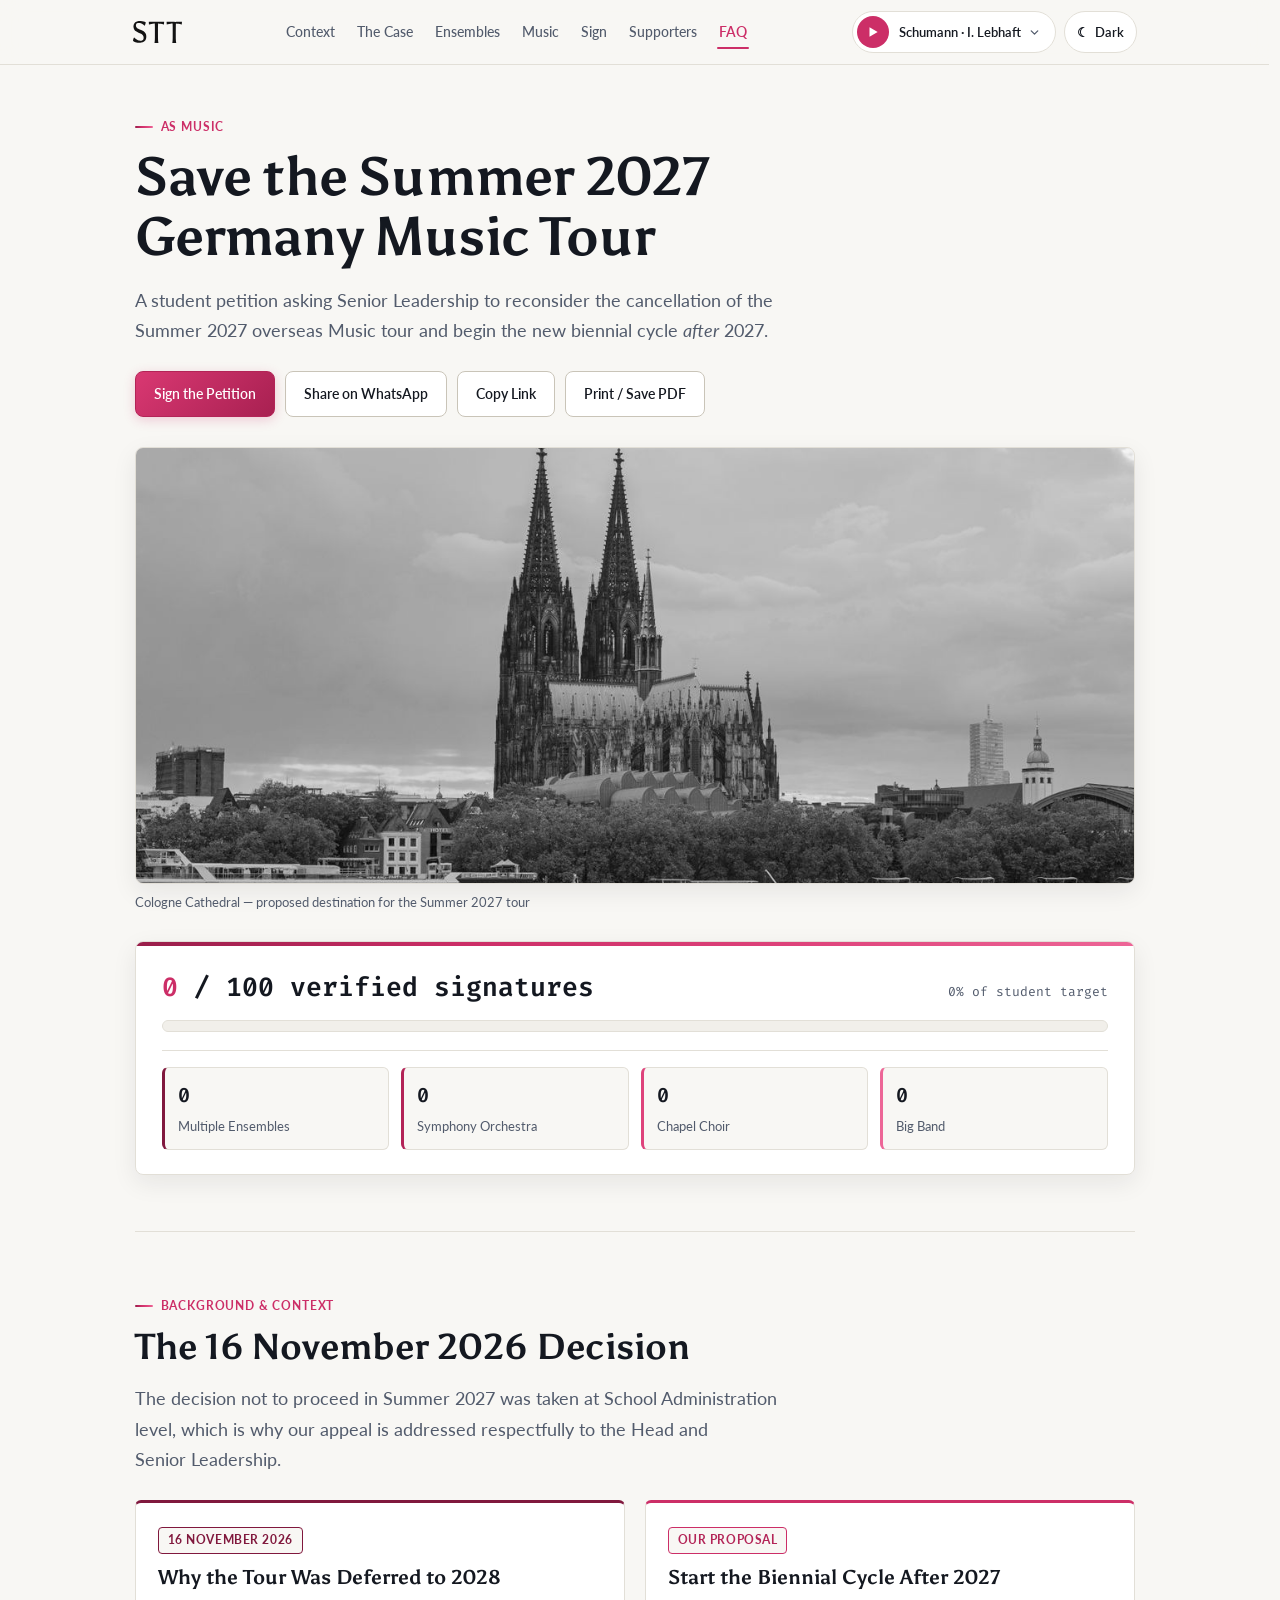
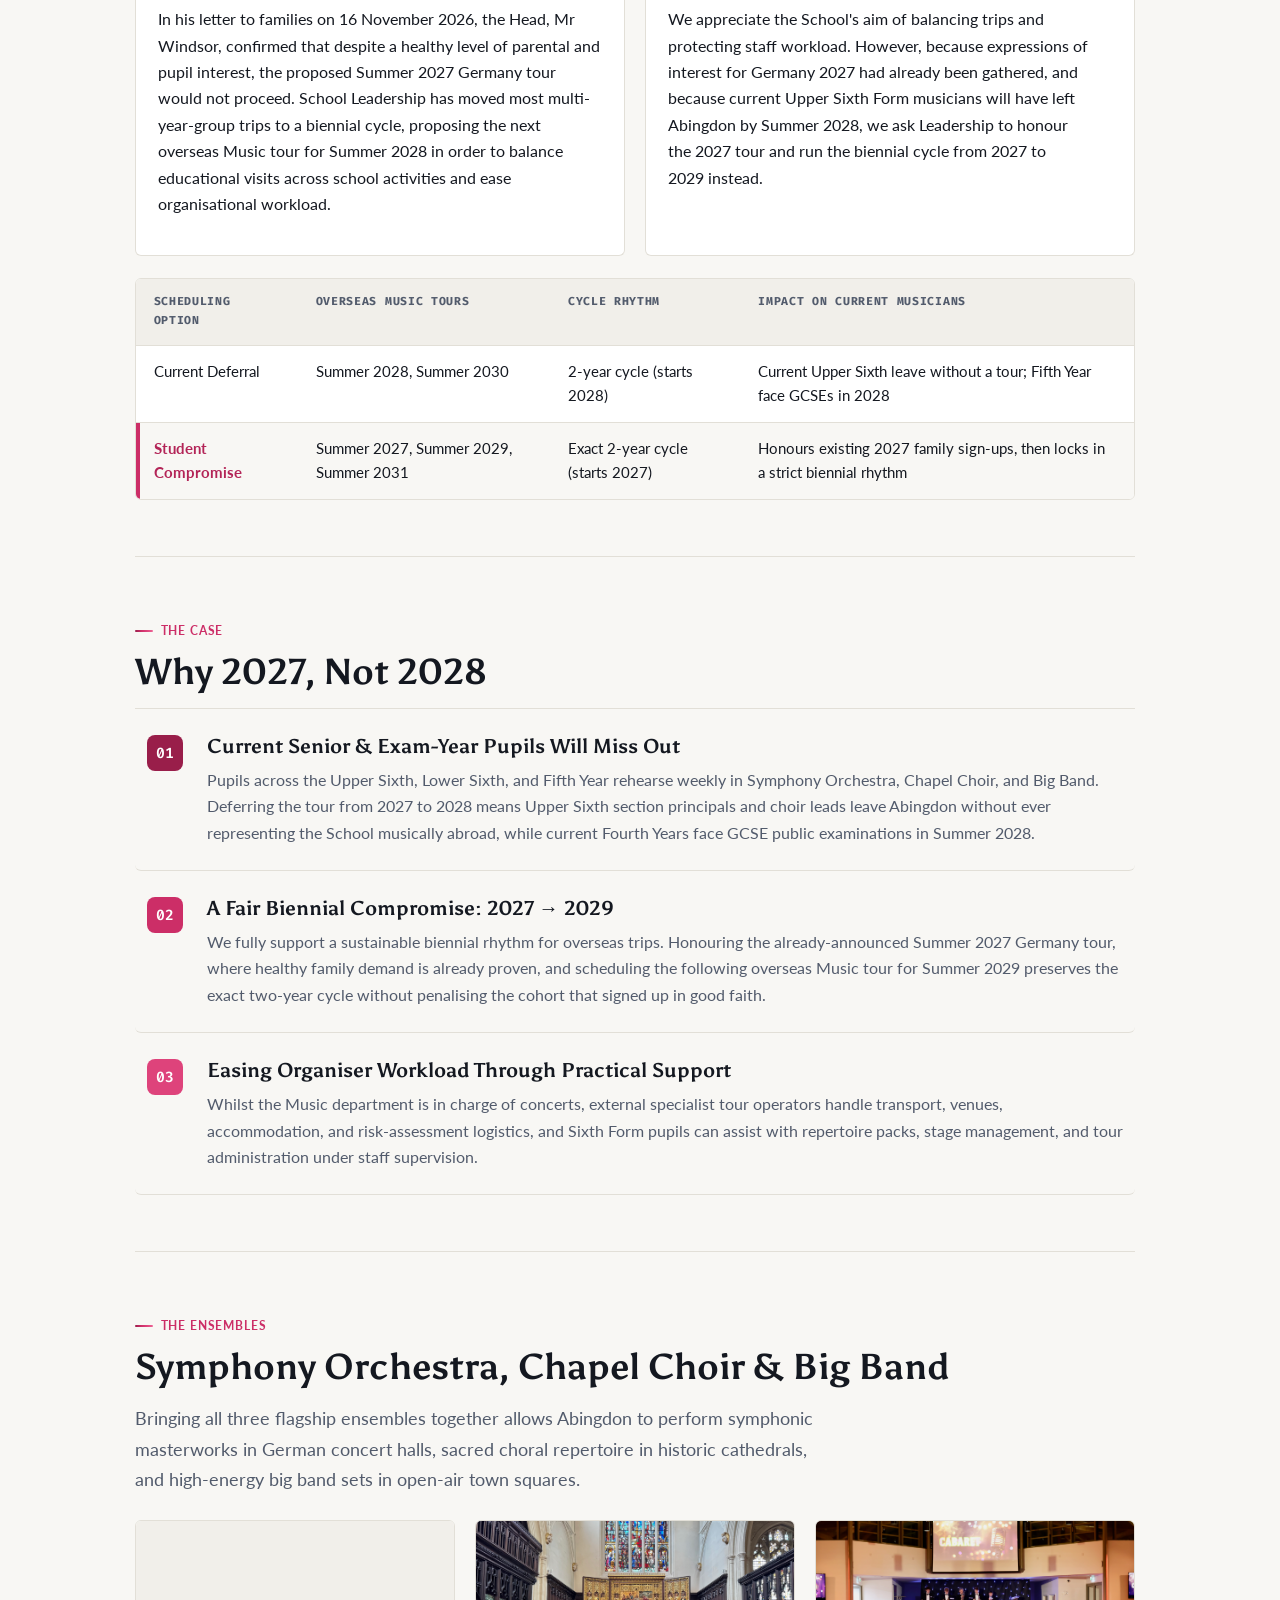
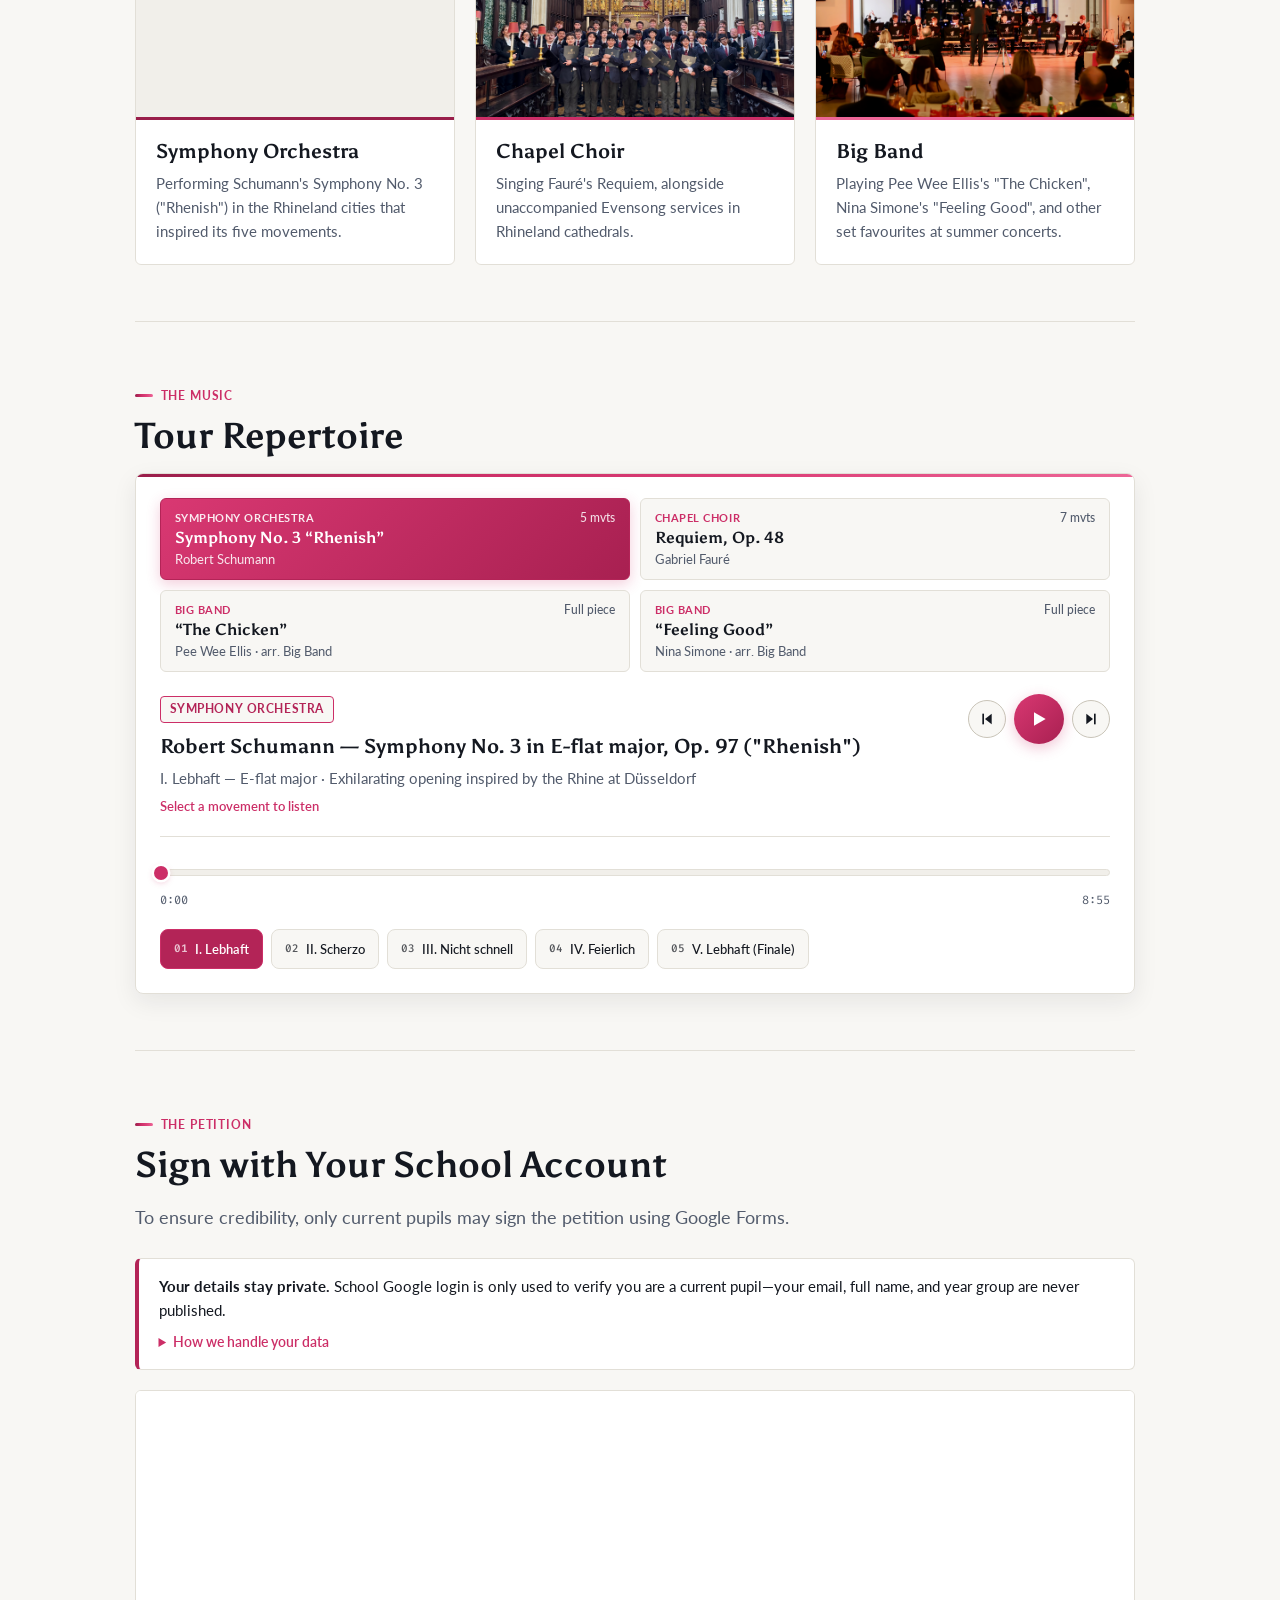
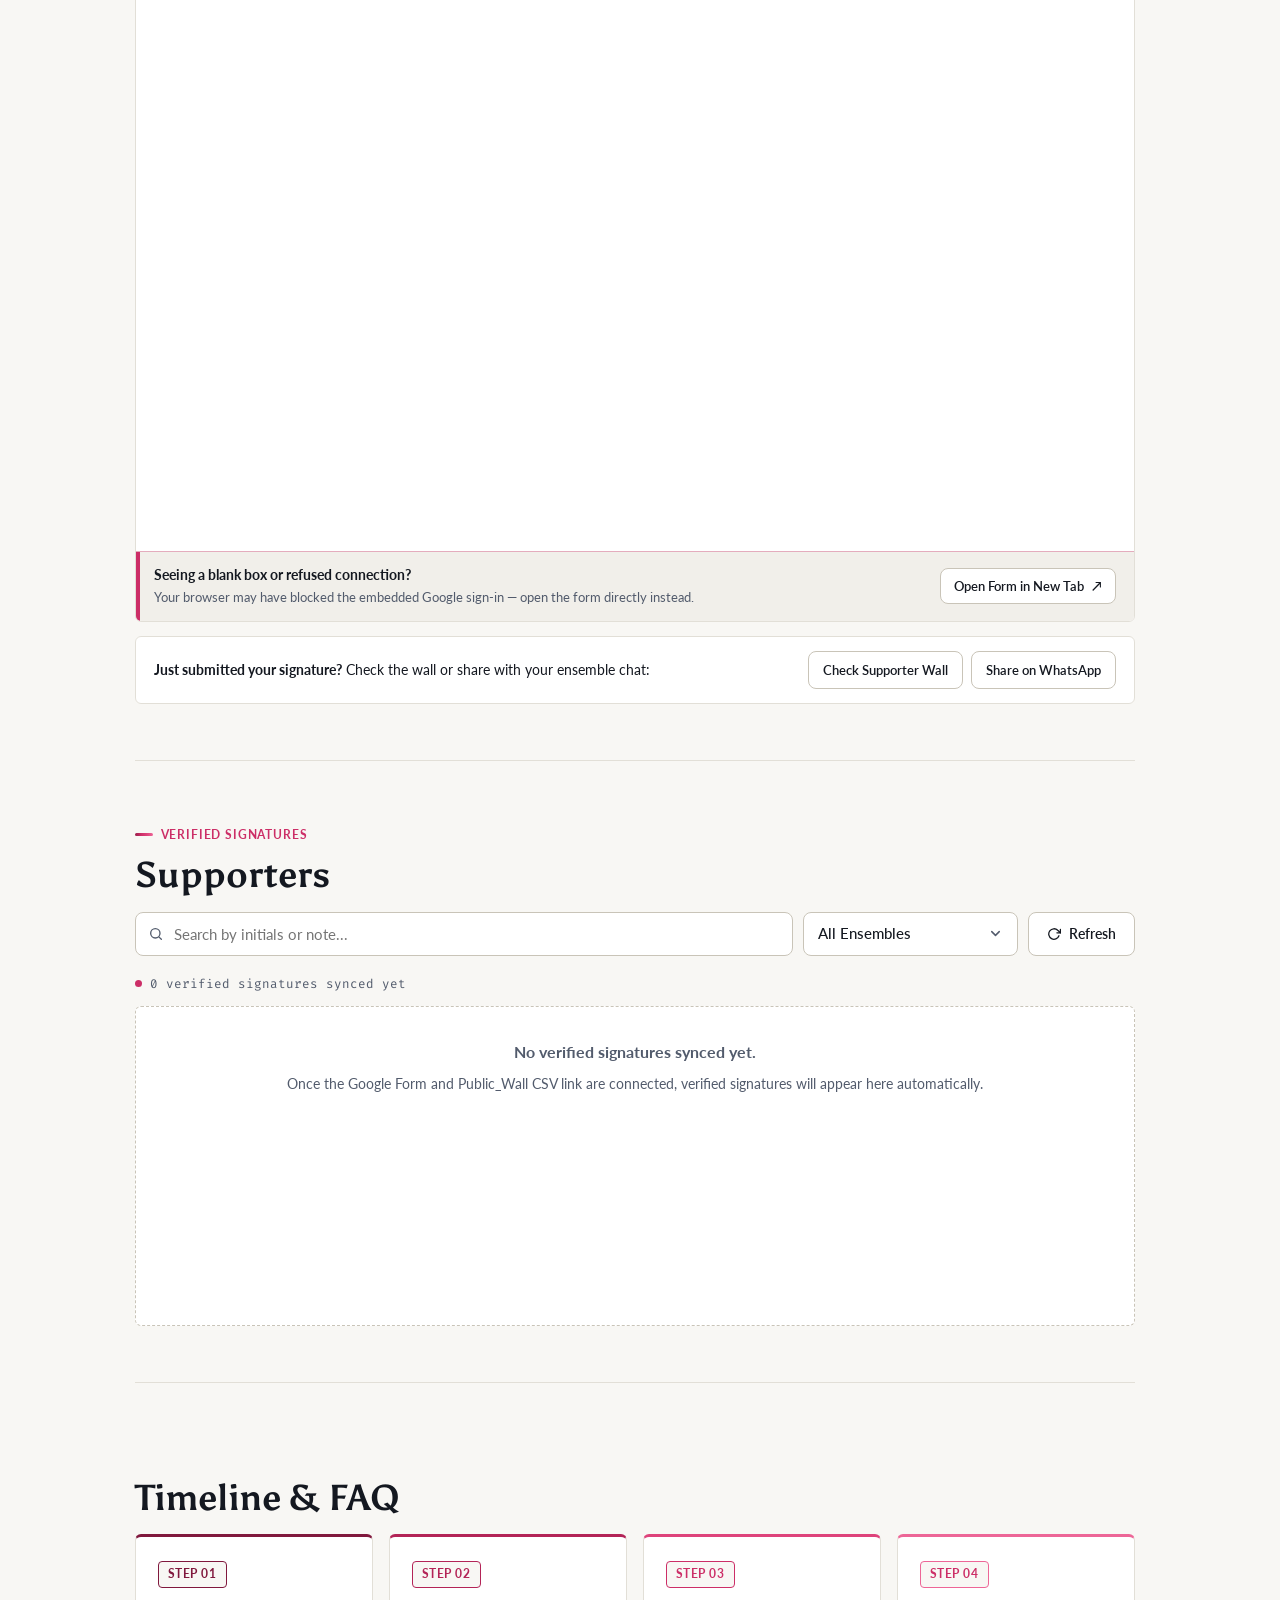
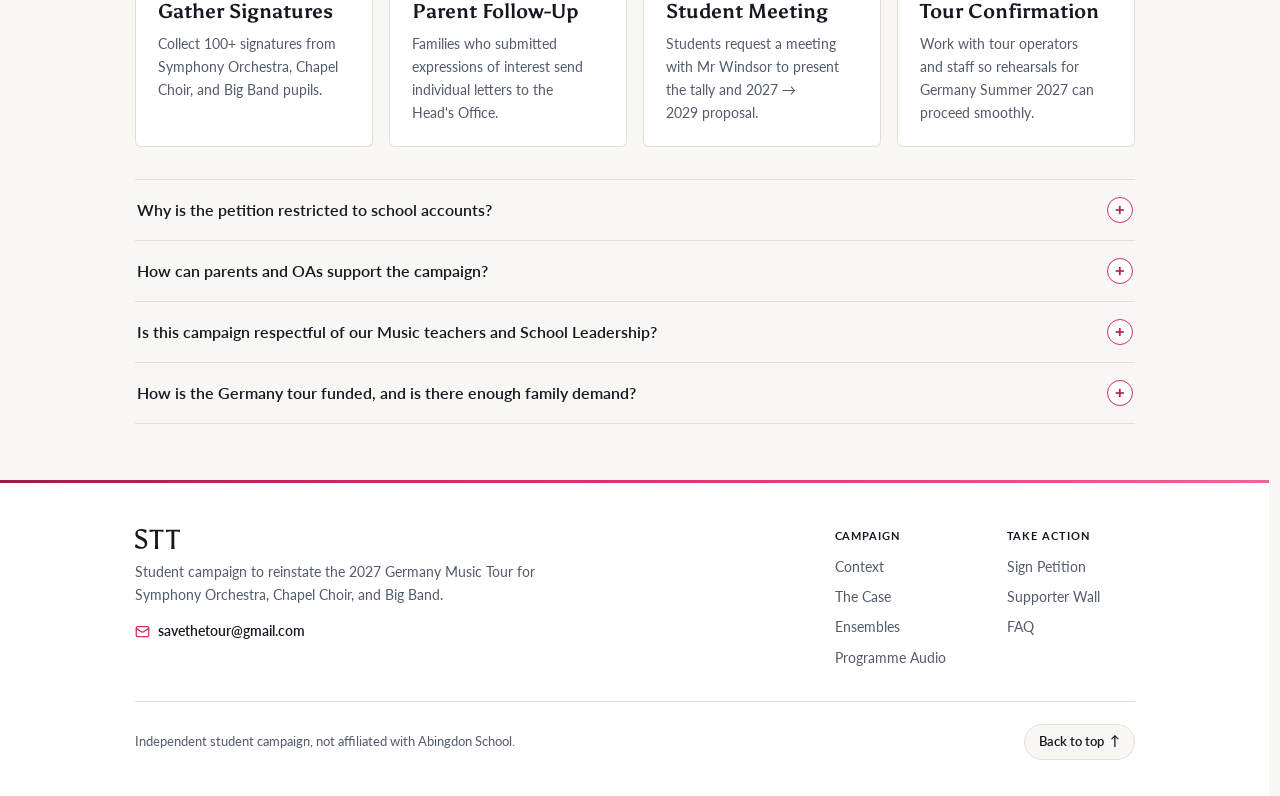
<file: index.html>
<!DOCTYPE html>
<html lang="en-GB" data-theme="light">
<head>
  <meta charset="UTF-8" />
  <meta name="viewport" content="width=device-width, initial-scale=1.0, viewport-fit=cover" />
  <title>Save the 2027 Germany Music Tour</title>
  <meta name="description" content="A student-led petition asking Senior Leadership to reinstate the Summer 2027 Germany Music Tour for Symphony Orchestra, Chapel Choir, and Big Band." />
  <link rel="canonical" href="https://savethetour.de/" />

  <link rel="icon" type="image/png" href="/favicon-96x96.png" sizes="96x96" />
  <link rel="icon" type="image/svg+xml" href="/favicon.svg" />
  <link rel="shortcut icon" href="/favicon.ico" />
  <link rel="apple-touch-icon" sizes="180x180" href="/apple-touch-icon.png" />
  <link rel="manifest" href="/site.webmanifest" />

  <meta property="og:type" content="website" />
  <meta property="og:site_name" content="Save the 2027 Germany Music Tour" />
  <meta property="og:locale" content="en_GB" />
  <meta property="og:url" content="https://savethetour.de/" />
  <meta property="og:title" content="Save the 2027 Germany Music Tour" />
  <meta property="og:description" content="A petition asking Senior Leadership to reinstate the Summer 2027 Germany Music Tour for Symphony Orchestra, Chapel Choir, and Big Band." />
  <meta property="og:image" content="https://savethetour.de/cathedral.jpg" />
  <meta property="og:image:secure_url" content="https://savethetour.de/cathedral.jpg" />
  <meta property="og:image:type" content="image/jpeg" />
  <meta property="og:image:width" content="1200" />
  <meta property="og:image:height" content="630" />
  <meta property="og:image:alt" content="Cologne Cathedral" />

  <meta name="twitter:card" content="summary_large_image" />
  <meta name="twitter:title" content="Save the 2027 Germany Music Tour" />
  <meta name="twitter:description" content="Petition for Abingdon's Symphony Orchestra, Chapel Choir, and Big Band." />
  <meta name="twitter:image" content="https://savethetour.de/cathedral.jpg" />
  <meta name="twitter:image:alt" content="Cologne Cathedral" />

  <link rel="preconnect" href="https://fonts.googleapis.com" />
  <link rel="preconnect" href="https://fonts.gstatic.com" crossorigin />
  <link href="https://fonts.googleapis.com/css2?family=Asul:wght@400;700&family=Fira+Code:wght@400;500;600&family=Lato:wght@400;600;700&display=swap" rel="stylesheet" />

  <style>
    :root {
      --bg: #F8F7F4;
      --surface: #FFFFFF;
      --surface-subtle: #F1EFEA;
      --ink: #141820;
      --ink-muted: #525B6C;
      --border: #E2DFD7;
      --border-strong: #C9C4B8;
      --cerise-900: #80183D;
      --cerise-800: #991E4A;
      --cerise-700: #B32457;
      --cerise-600: #CC2E67;
      --cerise-500: #DE437B;
      --cerise-400: #ED6697;
      --cerise: var(--cerise-600);
      --cerise-hover: var(--cerise-700);
      --cerise-gradient: linear-gradient(90deg, var(--cerise-800), var(--cerise-600), var(--cerise-500), var(--cerise-400));
      --cerise-btn-gradient: linear-gradient(135deg, #D93872, #A82051);
      --cerise-btn-hover: linear-gradient(135deg, #C22B61, #8C1A43);
      --header-bg: rgba(248, 247, 244, 0.92);
      --shadow-sm: none;
      --shadow-md: 0 8px 24px rgba(20, 24, 32, 0.08);
      --font-serif: 'Asul', Georgia, serif;
      --font-sans: 'Avenir', 'Avenir Next', 'Lato', -apple-system, BlinkMacSystemFont, 'Segoe UI', sans-serif;
      --font-mono: 'Fira Code', ui-monospace, SFMono-Regular, Menlo, monospace;
      --radius: 6px;
      --max-w: 1040px;
    }

    :root[data-theme="dark"] {
      --bg: #0F1218;
      --surface: #171C26;
      --surface-subtle: #1F2633;
      --ink: #F1F3F5;
      --ink-muted: #A1AAB8;
      --border: #2A3242;
      --border-strong: #3C475C;
      --cerise-900: #991E4A;
      --cerise-800: #B32457;
      --cerise-700: #CC2E67;
      --cerise-600: #DE437B;
      --cerise-500: #EB5C90;
      --cerise-400: #F57DA9;
      --cerise: var(--cerise-500);
      --cerise-hover: var(--cerise-400);
      --cerise-gradient: linear-gradient(90deg, var(--cerise-800), var(--cerise-700), var(--cerise-500), var(--cerise-400));
      --cerise-btn-gradient: linear-gradient(135deg, #E0467E, #AB2253);
      --cerise-btn-hover: linear-gradient(135deg, #EB5C90, #C22B61);
      --header-bg: rgba(15, 18, 24, 0.92);
      --shadow-sm: none;
      --shadow-md: 0 10px 28px rgba(0, 0, 0, 0.4);
    }

    *, *::before, *::after {
      box-sizing: border-box;
    }

    html {
      scroll-behavior: smooth;
      scrollbar-gutter: stable;
      overflow-x: clip;
      -webkit-text-size-adjust: 100%;
    }

    @media (prefers-reduced-motion: reduce) {
      html {
        scroll-behavior: auto;
      }
      *, *::before, *::after {
        animation-duration: 0.01ms !important;
        transition-duration: 0.01ms !important;
      }
    }

    body {
      margin: 0;
      background-color: var(--bg);
      color: var(--ink);
      font-family: var(--font-sans);
      font-size: 16px;
      line-height: 1.65;
      overflow-x: clip;
      overflow-wrap: break-word;
      transition: background-color 0.2s ease, color 0.2s ease;
    }

    ::-webkit-scrollbar {
      width: 11px;
      height: 8px;
    }

    ::-webkit-scrollbar-track {
      background: var(--bg);
    }

    ::-webkit-scrollbar-thumb {
      background: linear-gradient(180deg, var(--cerise-400), var(--cerise-500), var(--cerise-600), var(--cerise-700));
      border-radius: 999px;
      border: 3px solid var(--bg);
    }

    ::-webkit-scrollbar-thumb:hover {
      background: var(--cerise-hover);
    }

    ::-webkit-scrollbar-corner {
      background: var(--bg);
    }

    .tablet-subnav::-webkit-scrollbar {
      height: 4px;
    }

    .tablet-subnav::-webkit-scrollbar-thumb {
      border: none;
    }

    @supports not selector(::-webkit-scrollbar) {
      html {
        scrollbar-width: thin;
        scrollbar-color: var(--cerise) var(--bg);
      }
    }

    ::selection {
      background: var(--cerise);
      color: #FFFFFF;
    }

    :focus-visible {
      outline: 2px solid var(--cerise);
      outline-offset: 2px;
    }

    code {
      font-family: var(--font-mono);
      font-size: 0.87em;
      padding: 2px 6px;
      border-radius: 5px;
      background: var(--surface-subtle);
      border: 1px solid var(--border);
      color: var(--cerise-700);
    }

    :root[data-theme="dark"] code {
      color: var(--cerise-400);
    }

    img {
      display: block;
      max-width: 100%;
      height: auto;
    }

    a {
      color: inherit;
      text-decoration: none;
    }

    button, input, select, textarea {
      font-family: var(--font-sans);
      color: inherit;
    }

    .site-header {
      position: sticky;
      top: 0;
      z-index: 90;
      background: var(--header-bg);
      backdrop-filter: blur(12px);
      -webkit-backdrop-filter: blur(12px);
      border-bottom: 1px solid var(--border);
      padding-top: env(safe-area-inset-top, 0px);
    }

    .site-header::after {
      content: "";
      position: absolute;
      left: 0;
      bottom: -1px;
      height: 3px;
      width: 100%;
      background: var(--cerise-gradient);
      transform: scaleX(var(--scroll-scale, 0));
      transform-origin: left;
      will-change: transform;
      pointer-events: none;
    }

    .header-inner {
      max-width: var(--max-w);
      margin: 0 auto;
      padding: 10px max(18px, env(safe-area-inset-right, 18px)) 10px max(18px, env(safe-area-inset-left, 18px));
      display: flex;
      align-items: center;
      justify-content: space-between;
      gap: 12px;
    }

    .brand-link {
      display: inline-flex;
      align-items: center;
      min-height: 44px;
      flex-shrink: 0;
    }

    .brand-wordmark {
      height: 22px;
      width: auto;
      display: block;
      filter: brightness(0);
      opacity: 0.92;
      transition: filter 0.2s ease, opacity 0.2s ease;
    }

    :root[data-theme="dark"] .brand-wordmark {
      filter: none;
      opacity: 0.96;
    }

    .desktop-nav {
      display: flex;
      align-items: center;
      gap: 18px;
      font-size: 13.5px;
      font-weight: 500;
      color: var(--ink-muted);
    }

    .desktop-nav a {
      padding: 6px 2px;
      transition: color 0.15s ease;
    }

    .desktop-nav a:hover,
    .desktop-nav a.active,
    .tablet-subnav a:hover,
    .tablet-subnav a.active {
      color: var(--cerise);
    }

    .desktop-nav a.active,
    .tablet-subnav a.active {
      font-weight: 600;
    }

    .header-controls {
      display: flex;
      align-items: center;
      gap: 8px;
    }

    .mini-player-wrap {
      position: relative;
      display: inline-flex;
      align-items: center;
    }

    .mini-player {
      display: inline-flex;
      align-items: center;
      gap: 4px;
      background: var(--surface);
      border: 1px solid var(--border);
      border-radius: 999px;
      padding: 4px;
      height: 42px;
      box-shadow: var(--shadow-sm);
      transition: border-color 0.2s ease, box-shadow 0.2s ease, background-color 0.2s ease;
    }

    .mini-player:hover,
    .mini-player.is-open {
      border-color: var(--border-strong);
    }

    .mini-player.is-playing {
      border-color: var(--cerise);
    }

    .mini-play-btn {
      width: 32px;
      height: 32px;
      border-radius: 50%;
      border: none;
      background: var(--cerise);
      color: #FFFFFF;
      display: inline-flex;
      align-items: center;
      justify-content: center;
      cursor: pointer;
      flex-shrink: 0;
      transition: background-color 0.15s ease, transform 0.12s ease;
    }

    .mini-play-btn:hover {
      background: var(--cerise-hover);
      transform: scale(1.04);
    }

    .mini-play-btn:active {
      transform: scale(0.96);
    }

    .mini-picker-btn {
      display: inline-flex;
      align-items: center;
      gap: 7px;
      height: 32px;
      padding: 0 10px 0 6px;
      border: none;
      border-radius: 999px;
      background: transparent;
      color: var(--ink);
      font-size: 12.5px;
      font-weight: 600;
      cursor: pointer;
      white-space: nowrap;
      transition: background-color 0.15s ease, color 0.15s ease;
    }

    .mini-picker-btn:hover,
    .mini-player.is-open .mini-picker-btn {
      background: var(--surface-subtle);
    }

    .mini-track-label {
      max-width: 155px;
      overflow: hidden;
      text-overflow: ellipsis;
      white-space: nowrap;
    }

    .mini-chevron {
      width: 13px;
      height: 13px;
      color: var(--ink-muted);
      flex-shrink: 0;
      transition: transform 0.18s ease, color 0.15s ease;
    }

    .mini-player.is-open .mini-chevron {
      transform: rotate(180deg);
      color: var(--cerise);
    }

    .mini-eq {
      display: none;
      align-items: flex-end;
      gap: 2px;
      height: 12px;
      width: 11px;
      flex-shrink: 0;
    }

    .is-playing .mini-eq {
      display: inline-flex;
    }

    .mini-eq span {
      display: block;
      width: 2.5px;
      height: 4px;
      border-radius: 999px;
      background: var(--cerise);
      transition: height 0.2s ease;
    }

    .mini-eq span:nth-child(2) {
      height: 7px;
    }

    .mini-player.is-playing .mini-eq span:nth-child(1),
    .is-playing .mini-eq span:nth-child(1) {
      animation: eqBounce 0.65s ease-in-out infinite alternate;
    }
    .mini-player.is-playing .mini-eq span:nth-child(2),
    .is-playing .mini-eq span:nth-child(2) {
      animation: eqBounce 0.5s ease-in-out 0.15s infinite alternate;
    }
    .mini-player.is-playing .mini-eq span:nth-child(3),
    .is-playing .mini-eq span:nth-child(3) {
      animation: eqBounce 0.7s ease-in-out 0.3s infinite alternate;
    }

    @keyframes eqBounce {
      from { height: 3px; }
      to { height: 12px; }
    }

    /* Custom Programme Popover Menu */
    .track-popover {
      position: absolute;
      top: calc(100% + 10px);
      right: 0;
      width: min(370px, calc(100vw - 24px));
      background: var(--surface);
      border: 1px solid var(--border-strong);
      border-radius: 14px;
      box-shadow: 0 18px 44px rgba(15, 18, 24, 0.18);
      padding: 12px;
      z-index: 110;
      display: none;
      text-align: left;
    }

    :root[data-theme="dark"] .track-popover {
      box-shadow: 0 20px 48px rgba(0, 0, 0, 0.55);
    }

    .track-popover.open {
      display: block;
      animation: popIn 0.16s cubic-bezier(0.16, 1, 0.3, 1);
    }

    @keyframes popIn {
      from {
        opacity: 0;
        transform: translateY(-6px) scale(0.98);
      }
      to {
        opacity: 1;
        transform: translateY(0) scale(1);
      }
    }

    .track-popover-head {
      display: flex;
      align-items: center;
      justify-content: space-between;
      gap: 8px;
      padding: 2px 4px 10px;
      border-bottom: 1px solid var(--border);
      margin-bottom: 8px;
    }

    .track-popover-title {
      font-family: var(--font-mono);
      font-size: 11px;
      font-weight: 600;
      letter-spacing: 0.06em;
      text-transform: uppercase;
      color: var(--ink-muted);
    }

    .track-popover-jump {
      font-size: 12px;
      font-weight: 600;
      color: var(--cerise);
    }

    .track-popover-jump:hover {
      text-decoration: underline;
    }

    .track-popover-list {
      display: flex;
      flex-direction: column;
      gap: 6px;
    }

    .popover-track-item {
      width: 100%;
      display: flex;
      align-items: center;
      justify-content: space-between;
      gap: 10px;
      padding: 9px 11px;
      border-radius: 10px;
      border: 1px solid transparent;
      background: var(--bg);
      text-align: left;
      cursor: pointer;
      transition: border-color 0.15s ease, background-color 0.15s ease;
    }

    .popover-track-item:hover {
      border-color: var(--border-strong);
      background: var(--surface-subtle);
    }

    .popover-track-item.active {
      border-color: var(--cerise-600);
      background: var(--surface);
      box-shadow: inset 3px 0 0 var(--cerise-700);
    }

    .popover-track-info {
      min-width: 0;
      flex: 1;
    }

    .popover-track-meta {
      display: flex;
      align-items: center;
      gap: 6px;
      font-family: var(--font-mono);
      font-size: 10.5px;
      font-weight: 600;
      text-transform: uppercase;
      letter-spacing: 0.05em;
      color: var(--cerise);
      margin-bottom: 2px;
    }

    .popover-track-name {
      font-size: 13.5px;
      font-weight: 700;
      color: var(--ink);
      white-space: nowrap;
      overflow: hidden;
      text-overflow: ellipsis;
    }

    .popover-track-sub {
      font-size: 12px;
      color: var(--ink-muted);
      white-space: nowrap;
      overflow: hidden;
      text-overflow: ellipsis;
    }

    .popover-track-badge {
      font-family: var(--font-mono);
      font-size: 11px;
      color: var(--ink-muted);
      flex-shrink: 0;
      padding: 3px 7px;
      border-radius: 6px;
      background: var(--surface);
      border: 1px solid var(--border);
    }

    .popover-track-item.active .popover-track-badge {
      background: var(--cerise);
      border-color: var(--cerise);
      color: #FFFFFF;
    }

    .popover-mvts {
      margin-top: 8px;
      padding-top: 8px;
      border-top: 1px solid var(--border);
    }

    .popover-mvts-label {
      font-family: var(--font-mono);
      font-size: 10.5px;
      text-transform: uppercase;
      letter-spacing: 0.06em;
      color: var(--ink-muted);
      margin-bottom: 6px;
      padding-left: 2px;
    }

    .popover-mvt-strip {
      display: flex;
      flex-wrap: wrap;
      gap: 5px;
    }

    .popover-mvt-chip {
      padding: 5px 9px;
      border-radius: 6px;
      border: 1px solid var(--border);
      background: var(--bg);
      font-size: 12px;
      font-weight: 500;
      cursor: pointer;
      transition: border-color 0.15s ease, background-color 0.15s ease;
    }

    .popover-mvt-chip:hover {
      border-color: var(--cerise);
    }

    .popover-mvt-chip.active {
      background: var(--cerise);
      border-color: var(--cerise);
      color: #FFFFFF;
      font-weight: 600;
    }

    .icon-btn {
      min-width: 42px;
      height: 42px;
      padding: 0 12px;
      border-radius: 999px;
      border: 1px solid var(--border);
      background: var(--surface);
      color: var(--ink);
      display: inline-flex;
      align-items: center;
      justify-content: center;
      gap: 6px;
      font-size: 12.5px;
      font-weight: 600;
      cursor: pointer;
      box-shadow: var(--shadow-sm);
      transition: border-color 0.15s ease, background-color 0.15s ease;
    }

    .icon-btn:hover {
      border-color: var(--cerise);
      background: var(--surface-subtle);
    }

    .mobile-menu-btn {
      display: none;
    }

    .tablet-subnav {
      display: none;
      border-top: 1px solid var(--border);
      overflow-x: auto;
      white-space: nowrap;
      padding: 6px 18px;
      gap: 18px;
      font-size: 13px;
      font-weight: 500;
      color: var(--ink-muted);
    }

    .mobile-drawer {
      display: none;
      border-top: 1px solid var(--border);
      background: var(--surface);
      padding: 14px 18px 18px;
      max-height: calc(100dvh - 64px);
      overflow-y: auto;
    }

    .mobile-drawer.open {
      display: block;
    }

    .mobile-drawer-links {
      display: grid;
      grid-template-columns: 1fr 1fr;
      gap: 8px;
      margin-bottom: 14px;
    }

    .mobile-drawer-links a {
      padding: 10px 12px;
      border: 1px solid var(--border);
      border-radius: 8px;
      font-size: 14px;
      font-weight: 500;
      background: var(--bg);
      transition: border-color 0.15s ease;
    }

    .mobile-drawer-links a:hover {
      border-color: var(--cerise);
    }

    /* Mobile Drawer Audio Widget */
    .drawer-audio-card {
      background: var(--bg);
      border: 1px solid var(--border);
      border-radius: 12px;
      padding: 13px;
    }

    .drawer-audio-card.is-playing {
      border-color: var(--cerise);
    }

    .drawer-audio-top {
      display: flex;
      align-items: center;
      gap: 11px;
      padding-bottom: 11px;
      margin-bottom: 11px;
      border-bottom: 1px solid var(--border);
    }

    .drawer-audio-meta {
      min-width: 0;
      flex: 1;
    }

    .drawer-audio-kicker {
      display: flex;
      align-items: center;
      gap: 6px;
      font-family: var(--font-mono);
      font-size: 10.5px;
      font-weight: 600;
      text-transform: uppercase;
      letter-spacing: 0.06em;
      color: var(--cerise);
      margin-bottom: 2px;
    }

    .drawer-audio-title {
      font-size: 14px;
      font-weight: 700;
      color: var(--ink);
      white-space: nowrap;
      overflow: hidden;
      text-overflow: ellipsis;
    }

    .drawer-audio-sub {
      font-size: 12px;
      color: var(--ink-muted);
      white-space: nowrap;
      overflow: hidden;
      text-overflow: ellipsis;
    }

    .drawer-track-grid {
      display: grid;
      grid-template-columns: 1fr 1fr;
      gap: 7px;
    }

    .drawer-track-btn {
      padding: 8px 10px;
      border-radius: 8px;
      border: 1px solid var(--border);
      background: var(--surface);
      text-align: left;
      cursor: pointer;
      transition: border-color 0.15s ease, background-color 0.15s ease;
    }

    .drawer-track-btn:hover {
      border-color: var(--border-strong);
    }

    .drawer-track-btn.active {
      border-color: var(--cerise-600);
      background: var(--surface);
      box-shadow: inset 3px 0 0 var(--cerise-700);
    }

    .drawer-track-ens {
      display: block;
      font-family: var(--font-mono);
      font-size: 10px;
      font-weight: 600;
      text-transform: uppercase;
      letter-spacing: 0.05em;
      color: var(--ink-muted);
      margin-bottom: 1px;
    }

    .drawer-track-btn.active .drawer-track-ens {
      color: var(--cerise);
    }

    .drawer-track-name {
      display: block;
      font-size: 13px;
      font-weight: 700;
      color: var(--ink);
      white-space: nowrap;
      overflow: hidden;
      text-overflow: ellipsis;
    }

    .drawer-mvt-row {
      display: flex;
      flex-wrap: wrap;
      gap: 6px;
      margin-top: 9px;
      padding-top: 9px;
      border-top: 1px solid var(--border);
    }

    .container {
      max-width: var(--max-w);
      margin: 0 auto;
      padding: 0 max(20px, env(safe-area-inset-right, 20px)) 0 max(20px, env(safe-area-inset-left, 20px));
    }

    section {
      padding: 56px 0;
      border-bottom: 1px solid var(--border);
      scroll-margin-top: 72px;
    }

    section:last-of-type {
      border-bottom: none;
    }

    .eyebrow {
      display: inline-flex;
      align-items: center;
      gap: 8px;
      font-family: var(--font-sans);
      font-size: 12px;
      font-weight: 700;
      letter-spacing: 0.07em;
      text-transform: uppercase;
      color: var(--cerise);
      margin: 0 0 10px;
    }

    .eyebrow::before {
      content: "";
      width: 18px;
      height: 2.5px;
      border-radius: 999px;
      background: var(--cerise-gradient);
      flex-shrink: 0;
    }

    h1 {
      font-family: var(--font-serif);
      font-size: clamp(2.1rem, 4.4vw, 3.35rem);
      line-height: 1.12;
      font-weight: 700;
      letter-spacing: -0.015em;
      text-wrap: balance;
      margin: 0 0 18px;
    }

    h2 {
      font-family: var(--font-serif);
      font-size: clamp(1.65rem, 3vw, 2.25rem);
      line-height: 1.2;
      font-weight: 700;
      text-wrap: balance;
      margin: 0 0 14px;
    }

    h3 {
      font-family: var(--font-serif);
      font-size: 1.25rem;
      line-height: 1.3;
      font-weight: 600;
      text-wrap: balance;
      margin: 0 0 8px;
    }

    .lead {
      font-size: clamp(1.02rem, 1.5vw, 1.15rem);
      color: var(--ink-muted);
      max-width: 68ch;
      text-wrap: pretty;
      margin: 0 0 26px;
    }

    p {
      text-wrap: pretty;
    }

    .hero {
      padding-top: 44px;
    }

    .quick-actions {
      display: flex;
      flex-wrap: wrap;
      gap: 10px;
      margin-bottom: 30px;
    }

    .btn {
      min-height: 44px;
      padding: 10px 18px;
      border-radius: 8px;
      border: 1px solid var(--border-strong);
      background: var(--surface);
      color: var(--ink);
      font-size: 14px;
      font-weight: 600;
      display: inline-flex;
      align-items: center;
      justify-content: center;
      gap: 8px;
      cursor: pointer;
      transition: background-color 0.15s ease, border-color 0.15s ease, transform 0.1s ease;
    }

    .btn:hover {
      background: var(--surface-subtle);
      border-color: var(--cerise);
    }

    .btn-primary {
      background: var(--cerise-btn-gradient);
      border-color: var(--cerise-700);
      color: #FFFFFF;
      box-shadow: 0 3px 12px rgba(204, 46, 103, 0.22);
    }

    .btn-primary:hover {
      background: var(--cerise-btn-hover);
      border-color: var(--cerise-800);
      transform: translateY(-1px);
      box-shadow: 0 6px 18px rgba(204, 46, 103, 0.32);
    }

    .btn-primary:active {
      transform: translateY(0);
    }

    .hero-media {
      margin: 0 0 28px;
    }

    .hero-media-frame {
      border-radius: calc(var(--radius) + 2px);
      overflow: hidden;
      border: 1px solid var(--border);
      aspect-ratio: 16 / 7;
      background: var(--surface-subtle);
      box-shadow: var(--shadow-md);
    }

    .hero-media img {
      width: 100%;
      height: 100%;
      object-fit: cover;
    }

    .hero-caption {
      margin-top: 8px;
      color: var(--ink-muted);
      font-size: 13px;
      display: flex;
      justify-content: space-between;
      align-items: center;
      gap: 12px;
      flex-wrap: wrap;
    }

    .counter-card {
      position: relative;
      background: var(--surface);
      border: 1px solid var(--border);
      border-radius: calc(var(--radius) + 2px);
      padding: 24px 26px;
      box-shadow: var(--shadow-md);
      overflow: hidden;
    }

    .counter-card::before {
      content: "";
      position: absolute;
      top: 0;
      left: 0;
      right: 0;
      height: 3.5px;
      background: var(--cerise-gradient);
    }

    .counter-top {
      display: flex;
      justify-content: space-between;
      align-items: baseline;
      flex-wrap: wrap;
      gap: 10px;
      margin-bottom: 10px;
    }

    .counter-main {
      font-family: var(--font-mono);
      font-variant-numeric: tabular-nums;
      font-size: clamp(1.25rem, 2.4vw, 1.65rem);
      font-weight: 600;
    }

    .counter-main span {
      color: var(--cerise);
    }

    .counter-pct {
      font-family: var(--font-mono);
      font-variant-numeric: tabular-nums;
      font-size: 13px;
      color: var(--ink-muted);
    }

    .counter-pct.goal-hit {
      color: var(--cerise);
      font-weight: 600;
    }

    .progress-track {
      width: 100%;
      height: 12px;
      border-radius: 999px;
      background: var(--surface-subtle);
      border: 1px solid var(--border);
      overflow: hidden;
      margin-bottom: 18px;
    }

    .progress-fill {
      height: 100%;
      width: 0%;
      background: var(--cerise-gradient);
      border-radius: 999px;
      box-shadow: 0 0 10px rgba(204, 46, 103, 0.28);
      transition: width 0.55s cubic-bezier(0.22, 1, 0.36, 1);
    }

    .ensemble-stats {
      display: grid;
      grid-template-columns: repeat(4, 1fr);
      gap: 12px;
      padding-top: 16px;
      border-top: 1px solid var(--border);
    }

    .stat-box {
      padding: 11px 13px;
      border-radius: var(--radius);
      background: var(--bg);
      border: 1px solid var(--border);
      border-left: 3px solid var(--cerise);
      transition: border-color 0.15s ease, background-color 0.15s ease, transform 0.15s ease;
    }

    .stat-box:nth-child(1) { border-left-color: var(--cerise-900); }
    .stat-box:nth-child(2) { border-left-color: var(--cerise-700); }
    .stat-box:nth-child(3) { border-left-color: var(--cerise-500); }
    .stat-box:nth-child(4) { border-left-color: var(--cerise-400); }

    .stat-box:hover {
      border-color: rgba(204, 46, 103, 0.35);
      background: var(--surface-subtle);
    }

    .stat-num {
      font-family: var(--font-mono);
      font-variant-numeric: tabular-nums;
      font-size: 1.25rem;
      font-weight: 600;
      color: var(--ink);
      display: block;
    }

    .stat-label {
      font-size: 12.5px;
      color: var(--ink-muted);
    }

    .grid-2 {
      display: grid;
      grid-template-columns: repeat(2, 1fr);
      gap: 20px;
    }

    .grid-3 {
      display: grid;
      grid-template-columns: repeat(3, 1fr);
      gap: 20px;
    }

    .card {
      background: var(--surface);
      border: 1px solid var(--border);
      border-radius: var(--radius);
      padding: 22px;
      transition: border-color 0.18s ease, transform 0.18s ease, box-shadow 0.18s ease;
    }

    .card:hover {
      border-color: rgba(204, 46, 103, 0.34);
      box-shadow: var(--shadow-md);
    }

    .card-accent-cerise {
      border-top: 3px solid var(--cerise-600);
    }

    .card-accent-deep {
      border-top: 3px solid var(--cerise-900);
    }

    .card-kicker {
      display: inline-block;
      font-size: 11.5px;
      font-weight: 700;
      text-transform: uppercase;
      letter-spacing: 0.05em;
      padding: 3px 9px;
      border-radius: 4px;
      background: var(--bg);
      border: 1px solid var(--cerise-600);
      color: var(--cerise-700);
      margin-bottom: 10px;
    }

    .card-kicker-deep {
      border-color: var(--cerise-900);
      color: var(--cerise-900);
    }

    :root[data-theme="dark"] .card-kicker {
      color: var(--cerise-500);
    }

    :root[data-theme="dark"] .card-kicker-deep {
      border-color: var(--cerise-700);
      color: var(--cerise-400);
    }

    .case-list {
      border-top: 1px solid var(--border);
    }

    .case-row {
      display: grid;
      grid-template-columns: 44px 1fr;
      gap: 16px;
      padding: 24px 12px;
      border-bottom: 1px solid var(--border);
      align-items: start;
      border-radius: var(--radius);
      transition: background-color 0.16s ease;
    }

    .case-row:hover {
      background: var(--surface);
    }

    .case-num {
      width: 36px;
      height: 36px;
      border-radius: 8px;
      background: var(--cerise-600);
      border: 1px solid transparent;
      display: inline-flex;
      align-items: center;
      justify-content: center;
      font-family: var(--font-mono);
      font-size: 0.92rem;
      font-weight: 600;
      color: #FFFFFF;
      line-height: 1;
      margin-top: 2px;
    }

    .case-row:nth-child(1) .case-num {
      background: var(--cerise-800);
    }

    .case-row:nth-child(2) .case-num {
      background: var(--cerise-600);
    }

    .case-row:nth-child(3) .case-num {
      background: var(--cerise-500);
    }

    .case-row p {
      margin: 0;
      color: var(--ink-muted);
    }

    .ensemble-card {
      background: var(--surface);
      border: 1px solid var(--border);
      border-radius: var(--radius);
      overflow: hidden;
      display: flex;
      flex-direction: column;
      transition: border-color 0.2s ease, transform 0.2s ease, box-shadow 0.2s ease;
    }

    .ensemble-card:hover {
      border-color: var(--cerise-600);
      transform: translateY(-3px);
      box-shadow: var(--shadow-md);
    }

    .ensemble-img-wrap {
      overflow: hidden;
      aspect-ratio: 16 / 10;
      background: var(--surface-subtle);
      border-bottom: 3.5px solid var(--cerise-800);
    }

    .ensemble-card:nth-child(2) .ensemble-img-wrap {
      border-bottom-color: var(--cerise-600);
    }

    .ensemble-card:nth-child(3) .ensemble-img-wrap {
      border-bottom-color: var(--cerise-400);
    }

    .ensemble-card img {
      width: 100%;
      height: 100%;
      object-fit: cover;
      transition: transform 0.35s ease;
    }

    .ensemble-card:hover img {
      transform: scale(1.04);
    }

    .ensemble-card-body {
      padding: 18px 20px 20px;
      flex: 1;
    }

    .ensemble-card-body p {
      margin: 0;
      font-size: 14.5px;
      color: var(--ink-muted);
    }

    .listening-room {
      position: relative;
      background: var(--surface);
      border: 1px solid var(--border);
      border-radius: calc(var(--radius) + 2px);
      padding: 24px;
      box-shadow: var(--shadow-md);
      overflow: hidden;
    }

    .listening-room::before {
      content: "";
      position: absolute;
      top: 0;
      left: 0;
      right: 0;
      height: 3.5px;
      background: var(--cerise-gradient);
    }

    .work-tabs {
      display: grid;
      grid-template-columns: repeat(2, 1fr);
      gap: 10px;
      margin-bottom: 22px;
    }

    .work-tab {
      min-height: 44px;
      padding: 12px 14px;
      border-radius: var(--radius);
      border: 1px solid var(--border);
      background: var(--bg);
      color: var(--ink);
      font-size: 13.5px;
      font-weight: 600;
      text-align: left;
      cursor: pointer;
      transition: border-color 0.15s ease, background-color 0.15s ease;
    }

    .work-tab:hover:not(.active) {
      border-color: var(--cerise);
      background: var(--surface-subtle);
    }

    .work-tab.active {
      background: var(--cerise-btn-gradient);
      border-color: var(--cerise-700);
      color: #FFFFFF;
      box-shadow: 0 4px 14px rgba(204, 46, 103, 0.24);
    }

    .work-card-tab {
      display: flex;
      flex-direction: column;
      justify-content: space-between;
      gap: 4px;
    }

    .work-card-top {
      display: flex;
      align-items: center;
      justify-content: space-between;
      gap: 8px;
      width: 100%;
    }

    .work-card-ens {
      font-size: 11px;
      font-weight: 700;
      text-transform: uppercase;
      letter-spacing: 0.05em;
      color: var(--cerise);
    }

    .work-tab.active .work-card-ens {
      color: rgba(255, 255, 255, 0.9);
    }

    .work-card-count {
      font-size: 11.5px;
      font-weight: 500;
      color: var(--ink-muted);
    }

    .work-tab.active .work-card-count {
      color: rgba(255, 255, 255, 0.85);
    }

    .work-card-title {
      font-family: var(--font-serif);
      font-size: 1.02rem;
      font-weight: 700;
      line-height: 1.25;
    }

    .work-card-composer {
      font-size: 12.5px;
      font-weight: 400;
      color: var(--ink-muted);
    }

    .work-tab.active .work-card-composer {
      color: rgba(255, 255, 255, 0.88);
    }

    .player-header {
      display: flex;
      justify-content: space-between;
      align-items: flex-start;
      flex-wrap: wrap;
      gap: 16px;
      padding-bottom: 18px;
      border-bottom: 1px solid var(--border);
      margin-bottom: 18px;
    }

    .player-controls {
      display: flex;
      align-items: center;
      gap: 8px;
    }

    .step-circle {
      width: 38px;
      height: 38px;
      border-radius: 50%;
      border: 1px solid var(--border-strong);
      background: var(--bg);
      color: var(--ink);
      display: inline-flex;
      align-items: center;
      justify-content: center;
      cursor: pointer;
      flex-shrink: 0;
      transition: border-color 0.15s ease, background-color 0.15s ease, color 0.15s ease;
    }

    .step-circle:hover {
      border-color: var(--cerise-600);
      background: var(--surface-subtle);
      color: var(--cerise-700);
    }

    .play-circle {
      width: 50px;
      height: 50px;
      border-radius: 50%;
      border: none;
      background: var(--cerise-btn-gradient);
      color: #FFFFFF;
      display: inline-flex;
      align-items: center;
      justify-content: center;
      cursor: pointer;
      flex-shrink: 0;
      box-shadow: 0 4px 14px rgba(204, 46, 103, 0.28);
      transition: background-color 0.15s ease, transform 0.12s ease, box-shadow 0.15s ease;
    }

    .play-circle:hover {
      background: var(--cerise-hover);
      transform: scale(1.05);
      box-shadow: 0 5px 16px rgba(204, 46, 103, 0.34);
    }

    .scrubber-wrap {
      margin-bottom: 18px;
    }

    .scrubber-hitzone {
      height: 36px;
      display: flex;
      align-items: center;
      cursor: pointer;
      touch-action: none;
      user-select: none;
    }

    .scrubber-bar {
      width: 100%;
      height: 7px;
      background: var(--surface-subtle);
      border: 1px solid var(--border);
      border-radius: 999px;
      position: relative;
    }

    .scrubber-progress {
      height: 100%;
      width: 0%;
      background: var(--cerise-gradient);
      border-radius: 999px;
      position: relative;
    }

    .scrubber-progress::after {
      content: "";
      position: absolute;
      right: -7px;
      top: 50%;
      transform: translateY(-50%);
      width: 14px;
      height: 14px;
      border-radius: 50%;
      background: var(--cerise);
      box-shadow: 0 0 0 2.5px var(--surface), 0 2px 6px rgba(204, 46, 103, 0.35);
      transition: transform 0.12s ease, background-color 0.12s ease;
    }

    .scrubber-hitzone:hover .scrubber-progress::after,
    .scrubber-hitzone.scrubbing .scrubber-progress::after {
      transform: translateY(-50%) scale(1.22);
    }

    .time-row {
      display: flex;
      justify-content: space-between;
      font-family: var(--font-mono);
      font-variant-numeric: tabular-nums;
      font-size: 12px;
      color: var(--ink-muted);
    }

    .movement-pills {
      display: flex;
      flex-wrap: wrap;
      gap: 8px;
    }

    .mvt-btn {
      min-height: 40px;
      padding: 7px 13px;
      border-radius: 8px;
      border: 1px solid var(--border);
      background: var(--bg);
      font-size: 13px;
      font-weight: 500;
      cursor: pointer;
      text-align: left;
      display: inline-flex;
      align-items: center;
      gap: 7px;
      transition: border-color 0.15s ease, background-color 0.15s ease;
    }

    .mvt-btn:hover {
      border-color: var(--cerise);
      background: var(--surface-subtle);
    }

    .mvt-btn.active {
      border-color: var(--cerise-600);
      background: var(--cerise-700);
      color: #FFFFFF;
      font-weight: 600;
    }

    .mvt-num {
      font-family: var(--font-mono);
      font-size: 11px;
      opacity: 0.72;
    }

    .privacy-banner {
      padding: 16px 20px;
      border-radius: var(--radius);
      background: var(--surface);
      border: 1px solid var(--border);
      border-left: 4px solid var(--cerise-700);
      margin-bottom: 20px;
      font-size: 14.5px;
    }

    .privacy-banner details {
      margin-top: 8px;
    }

    .privacy-banner summary {
      cursor: pointer;
      font-weight: 600;
      color: var(--cerise);
      font-size: 13.5px;
    }

    .privacy-banner details p {
      margin: 8px 0 0;
      font-size: 14px;
      color: var(--ink-muted);
    }

    .form-frame-box {
      position: relative;
      background: var(--surface);
      border: 1px solid var(--border);
      border-radius: var(--radius);
      overflow: hidden;
      min-height: 760px;
      display: flex;
      flex-direction: column;
      margin-bottom: 14px;
      transition: border-color 0.2s ease, min-height 0.25s ease;
    }

    .form-frame-box.is-compact {
      min-height: 0;
    }

    .form-embed-stage {
      position: relative;
      flex: 1;
      min-height: 760px;
      display: flex;
      align-items: stretch;
      justify-content: center;
      background: var(--surface);
    }

    .form-frame-box.is-compact .form-embed-stage {
      display: none;
    }

    .form-frame-box iframe {
      width: 100%;
      height: 760px;
      border: 0;
      display: block;
      opacity: 0;
      transition: opacity 0.28s ease;
    }

    .form-frame-box.is-loaded iframe {
      opacity: 1;
    }

    .form-loading-overlay {
      position: absolute;
      inset: 0;
      display: flex;
      flex-direction: column;
      align-items: center;
      justify-content: center;
      gap: 12px;
      padding: 28px;
      text-align: center;
      background: var(--surface);
      z-index: 2;
      transition: opacity 0.24s ease, visibility 0.24s ease;
    }

    .form-frame-box.is-loaded .form-loading-overlay {
      opacity: 0;
      visibility: hidden;
      pointer-events: none;
    }

    .form-spinner {
      width: 30px;
      height: 30px;
      border-radius: 50%;
      border: 2.5px solid var(--border);
      border-top-color: var(--cerise);
      animation: spin360 0.8s linear infinite;
    }

    .form-loading-title {
      font-weight: 700;
      font-size: 15px;
      color: var(--ink);
    }

    .form-loading-sub {
      font-size: 13.5px;
      color: var(--ink-muted);
      max-width: 42ch;
      margin: 0;
    }

    .form-fallback-card {
      display: none;
      flex-direction: column;
      align-items: center;
      justify-content: center;
      text-align: center;
      padding: 40px 26px;
      gap: 10px;
      border-top: 3.5px solid var(--cerise);
      background: var(--surface);
    }

    .form-frame-box.is-compact .form-fallback-card {
      display: flex;
      animation: faqReveal 0.28s cubic-bezier(0.22, 1, 0.36, 1);
    }

    .form-fallback-icon {
      width: 44px;
      height: 44px;
      border-radius: 50%;
      background: var(--bg);
      border: 1px solid var(--border-strong);
      color: var(--cerise);
      display: inline-flex;
      align-items: center;
      justify-content: center;
      margin-bottom: 4px;
    }

    .form-fallback-card h3 {
      margin: 0;
      font-size: 1.25rem;
    }

    .form-fallback-card p {
      margin: 0 0 8px;
      max-width: 48ch;
      font-size: 14.5px;
      color: var(--ink-muted);
    }

    .form-fallback-actions {
      display: flex;
      flex-wrap: wrap;
      justify-content: center;
      gap: 10px;
      margin-top: 4px;
    }

    .form-dock-bar {
      display: flex;
      align-items: center;
      justify-content: space-between;
      flex-wrap: wrap;
      gap: 10px 14px;
      padding: 12px 18px;
      border-top: 1px solid var(--border);
      background: var(--bg);
      font-size: 13.5px;
      transition: background-color 0.2s ease, border-color 0.2s ease;
    }

    .form-frame-box.is-compact .form-dock-bar {
      display: none;
    }

    .form-dock-bar.is-highlighted {
      border-top-color: rgba(204, 46, 103, 0.35);
      box-shadow: inset 4px 0 0 var(--cerise);
      background: var(--surface-subtle);
    }

    .form-dock-text {
      display: flex;
      flex-direction: column;
      gap: 1px;
    }

    .form-dock-text strong {
      color: var(--ink);
      font-size: 13.5px;
    }

    .form-dock-text span {
      color: var(--ink-muted);
      font-size: 13px;
    }

    .form-dock-bar .btn {
      flex-shrink: 0;
      white-space: nowrap;
      min-height: 36px;
      padding: 6px 13px;
      font-size: 13px;
    }

    .post-sign-bar {
      display: flex;
      align-items: center;
      justify-content: space-between;
      flex-wrap: wrap;
      gap: 12px;
      padding: 14px 18px;
      border-radius: var(--radius);
      background: var(--surface);
      border: 1px solid var(--border);
      font-size: 14px;
    }

    .post-sign-bar-actions {
      display: flex;
      flex-wrap: wrap;
      gap: 8px;
    }

    .post-sign-bar .btn {
      min-height: 38px;
      padding: 7px 14px;
      font-size: 13px;
    }

    .wall-status-bar {
      display: flex;
      justify-content: space-between;
      align-items: center;
      flex-wrap: wrap;
      gap: 8px;
      margin-bottom: 12px;
      font-family: var(--font-mono);
      font-size: 12.5px;
      color: var(--ink-muted);
    }

    .cycle-table-wrap {
      margin-top: 22px;
      background: var(--surface);
      border: 1px solid var(--border);
      border-radius: var(--radius);
      overflow-x: auto;
      box-shadow: var(--shadow-sm);
    }

    .cycle-table {
      width: 100%;
      border-collapse: collapse;
      text-align: left;
      font-size: 14.5px;
    }

    .cycle-table th,
    .cycle-table td {
      padding: 14px 18px;
      border-bottom: 1px solid var(--border);
      vertical-align: top;
    }

    .cycle-table thead th {
      font-family: var(--font-mono);
      font-size: 11.5px;
      text-transform: uppercase;
      letter-spacing: 0.06em;
      color: var(--ink-muted);
      background: var(--surface-subtle);
    }

    .cycle-table tbody tr:last-child td {
      border-bottom: none;
    }

    .cycle-table tr.row-highlight {
      background: var(--bg);
      box-shadow: inset 4px 0 0 var(--cerise-600);
    }

    .cycle-table tr.row-highlight td:first-child {
      font-weight: 700;
      color: var(--cerise-700);
    }

    :root[data-theme="dark"] .cycle-table tr.row-highlight td:first-child {
      color: var(--cerise-400);
    }

    .print-repertoire-list {
      display: none;
    }

    .wall-controls {
      display: flex;
      flex-wrap: wrap;
      gap: 10px;
      margin-bottom: 18px;
    }

    .input-field {
      min-height: 44px;
      padding: 10px 14px;
      border-radius: 8px;
      border: 1px solid var(--border-strong);
      background: var(--surface);
      color: var(--ink);
      font-size: 15px;
      transition: border-color 0.15s ease;
    }

    .input-field:focus {
      outline: none;
      border-color: var(--cerise);
    }

    .wall-grid {
      display: grid;
      grid-template-columns: repeat(auto-fill, minmax(250px, 1fr));
      gap: 14px;
      min-height: 320px;
    }

    .wall-empty {
      grid-column: 1 / -1;
      padding: 32px 20px;
      text-align: center;
      border: 1px dashed var(--border-strong);
      border-radius: var(--radius);
      color: var(--ink-muted);
      background: var(--surface);
    }

    .supporter-item {
      background: var(--surface);
      border: 1px solid var(--border);
      border-left: 3px solid var(--cerise);
      border-radius: var(--radius);
      padding: 14px 16px;
      transition: border-color 0.15s ease, transform 0.15s ease;
    }

    .supporter-item[data-ensemble="orchestra"] { border-left-color: var(--cerise-900); }
    .supporter-item[data-ensemble="choir"]     { border-left-color: var(--cerise-700); }
    .supporter-item[data-ensemble="bigband"]   { border-left-color: var(--cerise-500); }
    .supporter-item[data-ensemble="multiple"] { border-left-color: var(--cerise-400); }

    .supporter-head {
      display: flex;
      justify-content: space-between;
      align-items: center;
      flex-wrap: wrap;
      gap: 6px;
      margin-bottom: 4px;
    }

    .supporter-name {
      font-weight: 700;
      font-size: 14.5px;
    }

    .supporter-meta {
      font-family: var(--font-mono);
      font-size: 11px;
      font-weight: 600;
      color: var(--cerise-700);
      background: var(--bg);
      border: 1px solid var(--border);
      padding: 2px 7px;
      border-radius: 4px;
    }

    :root[data-theme="dark"] .supporter-meta {
      color: var(--cerise-400);
    }

    .supporter-note {
      margin: 6px 0 0;
      font-size: 13.5px;
      color: var(--ink-muted);
    }

    .letter-tabs {
      display: flex;
      flex-wrap: wrap;
      gap: 8px;
      margin-bottom: 18px;
    }

    .personaliser-grid {
      display: grid;
      grid-template-columns: repeat(3, 1fr);
      gap: 12px;
      margin-bottom: 18px;
    }

    .field-group {
      display: flex;
      flex-direction: column;
      gap: 5px;
    }

    .field-group label {
      font-size: 12.5px;
      font-weight: 600;
      color: var(--ink-muted);
    }

    .letter-actions {
      display: flex;
      flex-wrap: wrap;
      gap: 10px;
      margin-bottom: 20px;
    }

    #formal-letter-sheet {
      background: var(--surface);
      border: 1px solid var(--border-strong);
      border-top: 3px solid var(--cerise);
      border-radius: var(--radius);
      padding: 44px 48px;
      box-shadow: var(--shadow-md);
      max-width: 780px;
      margin: 0 auto;
      font-family: var(--font-sans);
      font-size: 15.5px;
      line-height: 1.65;
      color: var(--ink);
    }

    .letter-sender-block {
      text-align: right;
      margin-bottom: 24px;
      color: var(--ink-muted);
      font-size: 14px;
    }

    .letter-recipient-block {
      margin-bottom: 22px;
      font-size: 14.5px;
    }

    .letter-subject {
      font-weight: 700;
      margin-bottom: 18px;
      text-decoration: underline;
      text-underline-offset: 4px;
    }

    .letter-body p {
      margin: 0 0 14px;
      text-align: justify;
    }

    .letter-signoff {
      margin-top: 24px;
    }

    .letter-sig-space {
      height: 44px;
    }

    .timeline-grid {
      display: grid;
      grid-template-columns: repeat(4, 1fr);
      gap: 16px;
    }

    .timeline-grid .card:nth-child(1) { border-top: 3.5px solid var(--cerise-900); }
    .timeline-grid .card:nth-child(2) { border-top: 3.5px solid var(--cerise-700); }
    .timeline-grid .card:nth-child(3) { border-top: 3.5px solid var(--cerise-500); }
    .timeline-grid .card:nth-child(4) { border-top: 3.5px solid var(--cerise-400); }

    .timeline-grid .card:nth-child(1) .card-kicker { border-color: var(--cerise-900); color: var(--cerise-900); }
    .timeline-grid .card:nth-child(2) .card-kicker { border-color: var(--cerise-700); color: var(--cerise-700); }
    .timeline-grid .card:nth-child(3) .card-kicker { border-color: var(--cerise-600); color: var(--cerise-600); }
    .timeline-grid .card:nth-child(4) .card-kicker { border-color: var(--cerise-400); color: var(--cerise-600); }

    :root[data-theme="dark"] .timeline-grid .card:nth-child(1) .card-kicker { border-color: var(--cerise-800); color: var(--cerise-400); }
    :root[data-theme="dark"] .timeline-grid .card:nth-child(2) .card-kicker { border-color: var(--cerise-700); color: var(--cerise-500); }
    :root[data-theme="dark"] .timeline-grid .card:nth-child(3) .card-kicker { border-color: var(--cerise-600); color: var(--cerise-500); }
    :root[data-theme="dark"] .timeline-grid .card:nth-child(4) .card-kicker { border-color: var(--cerise-400); color: var(--cerise-400); }

    .faq-list {
      border-top: 1px solid var(--border);
    }

    details.faq-item {
      border-bottom: 1px solid var(--border);
      padding: 16px 2px;
    }

    details.faq-item summary {
      font-weight: 600;
      cursor: pointer;
      list-style: none;
      display: flex;
      justify-content: space-between;
      align-items: center;
      gap: 12px;
      min-height: 28px;
    }

    details.faq-item summary::-webkit-details-marker {
      display: none;
    }

    details.faq-item summary span {
      width: 26px;
      height: 26px;
      border-radius: 50%;
      background: var(--surface);
      border: 1.5px solid var(--cerise-600);
      color: var(--cerise-700);
      display: inline-flex;
      align-items: center;
      justify-content: center;
      flex-shrink: 0;
      font-family: var(--font-mono);
      font-size: 16px;
      line-height: 1;
      transition: transform 0.18s ease, background-color 0.18s ease, border-color 0.18s ease, color 0.18s ease;
    }

    details.faq-item summary:hover span {
      background: var(--cerise-700);
      border-color: var(--cerise-700);
      color: #FFFFFF;
    }

    details.faq-item[open] summary {
      color: var(--cerise-700);
    }

    :root[data-theme="dark"] details.faq-item[open] summary {
      color: var(--cerise-500);
    }

    details.faq-item[open] summary span {
      transform: rotate(45deg);
      background: var(--cerise-800);
      border-color: var(--cerise-800);
      color: #FFFFFF;
    }

    details.faq-item p {
      margin: 12px 0 0;
      color: var(--ink-muted);
      font-size: 15px;
    }

    .site-footer {
      position: relative;
      background: var(--surface);
      border-top: 1px solid var(--border);
      padding: 48px 0 calc(36px + env(safe-area-inset-bottom, 0px));
      color: var(--ink-muted);
      font-size: 13.5px;
    }

    .site-footer::before {
      content: "";
      position: absolute;
      top: -1px;
      left: 0;
      right: 0;
      height: 3px;
      background: var(--cerise-gradient);
    }

    .site-footer a {
      transition: color 0.16s ease, border-color 0.16s ease, background-color 0.16s ease;
    }

    .site-footer a:hover {
      color: var(--cerise);
    }

    .footer-top {
      display: grid;
      grid-template-columns: minmax(260px, 1.4fr) auto;
      gap: 36px 56px;
      align-items: start;
      padding-bottom: 32px;
      border-bottom: 1px solid var(--border);
    }

    .footer-brand {
      display: flex;
      flex-direction: column;
      gap: 12px;
      max-width: 420px;
    }

    .footer-brand-link {
      display: inline-flex;
      align-items: center;
      width: fit-content;
    }

    .footer-wordmark {
      height: 20px;
      width: auto;
      display: block;
      filter: brightness(0);
      opacity: 0.9;
      transition: filter 0.2s ease, opacity 0.2s ease;
    }

    :root[data-theme="dark"] .footer-wordmark {
      filter: none;
      opacity: 0.95;
    }

    .footer-brand-link:hover .footer-wordmark {
      opacity: 1;
    }

    .footer-tagline {
      margin: 0;
      line-height: 1.6;
      color: var(--ink-muted);
      font-size: 14px;
    }

    .footer-contact {
      display: inline-flex;
      align-items: center;
      gap: 8px;
      width: fit-content;
      margin-top: 2px;
      font-weight: 600;
      color: var(--ink);
      font-size: 13.5px;
    }

    .footer-contact svg {
      color: var(--cerise);
      flex-shrink: 0;
    }

    .footer-nav-grid {
      display: grid;
      grid-template-columns: repeat(2, minmax(128px, auto));
      gap: 24px 44px;
    }

    .footer-col-title {
      font-family: var(--font-sans);
      font-size: 11px;
      font-weight: 700;
      letter-spacing: 0.09em;
      text-transform: uppercase;
      color: var(--ink);
      margin: 0 0 12px;
    }

    .footer-nav-list {
      list-style: none;
      margin: 0;
      padding: 0;
      display: flex;
      flex-direction: column;
      gap: 8px;
    }

    .footer-nav-list a {
      color: var(--ink-muted);
      font-size: 13.5px;
    }

    .footer-bottom {
      display: flex;
      justify-content: space-between;
      align-items: center;
      flex-wrap: wrap;
      gap: 14px 24px;
      padding-top: 22px;
    }

    .footer-disclaimer {
      margin: 0;
      font-size: 12.5px;
      line-height: 1.5;
      color: var(--ink-muted);
    }

    .back-to-top-link {
      display: inline-flex;
      align-items: center;
      gap: 6px;
      padding: 7px 14px;
      border-radius: 999px;
      border: 1px solid var(--border);
      background: var(--bg);
      color: var(--ink);
      font-size: 12.5px;
      font-weight: 600;
      white-space: nowrap;
    }

    .back-to-top-link:hover {
      border-color: var(--cerise);
      color: var(--cerise);
      background: var(--surface-subtle);
    }

    .mobile-float-bar {
      display: none;
      position: fixed;
      left: 12px;
      right: 12px;
      bottom: calc(12px + env(safe-area-inset-bottom, 0px));
      z-index: 85;
      background: var(--header-bg);
      backdrop-filter: blur(14px);
      -webkit-backdrop-filter: blur(14px);
      border: 1px solid var(--border-strong);
      border-radius: 999px;
      padding: 6px;
      box-shadow: var(--shadow-md);
      gap: 8px;
    }

    .mobile-float-bar.hidden-on-sign {
      display: none !important;
    }

    .mobile-float-bar button,
    .mobile-float-bar a {
      flex: 1;
      min-height: 44px;
      border-radius: 999px;
      font-size: 13.5px;
      font-weight: 600;
      display: inline-flex;
      align-items: center;
      justify-content: center;
      gap: 7px;
      min-width: 0;
    }

    .mobile-float-bar #mobile-float-play {
      padding: 0 12px;
    }

    .mobile-float-bar #mobile-float-play.is-playing {
      border-color: var(--cerise-600);
      background: var(--surface);
      color: var(--cerise-700);
    }

    .float-play-label {
      overflow: hidden;
      text-overflow: ellipsis;
      white-space: nowrap;
    }

    .toast {
      position: fixed;
      bottom: calc(74px + env(safe-area-inset-bottom, 0px));
      left: 50%;
      transform: translateX(-50%) translateY(20px);
      background: var(--ink);
      color: var(--bg);
      border: 1px solid var(--cerise);
      padding: 10px 18px;
      border-radius: 999px;
      font-size: 13.5px;
      font-weight: 500;
      opacity: 0;
      pointer-events: none;
      transition: opacity 0.2s ease, transform 0.2s ease;
      z-index: 120;
      white-space: nowrap;
    }

    .toast.show {
      opacity: 1;
      transform: translateX(-50%) translateY(0);
    }

    .print-only-header,
    .print-only-footer {
      display: none;
    }


    /* --- Smooth Animations & Tactile Enhancements --- */
    .site-header {
      transition: background-color 0.25s ease, box-shadow 0.25s ease, border-color 0.25s ease;
    }

    .site-header.is-scrolled {
      box-shadow: 0 6px 24px rgba(15, 18, 24, 0.07);
    }

    :root[data-theme="dark"] .site-header.is-scrolled {
      box-shadow: 0 8px 28px rgba(0, 0, 0, 0.35);
    }

    .desktop-nav a {
      position: relative;
    }

    .desktop-nav a::after {
      content: "";
      position: absolute;
      left: 0;
      right: 0;
      bottom: 0;
      height: 2px;
      border-radius: 999px;
      background: var(--cerise);
      transform: scaleX(0);
      transform-origin: center;
      transition: transform 0.22s cubic-bezier(0.22, 1, 0.36, 1);
    }

    .desktop-nav a:hover::after,
    .desktop-nav a.active::after {
      transform: scaleX(1);
    }

    .btn {
      transition: background-color 0.2s ease, border-color 0.2s ease, transform 0.18s cubic-bezier(0.22, 1, 0.36, 1), box-shadow 0.2s ease, color 0.18s ease;
    }

    .btn:not(.btn-primary):hover {
      transform: translateY(-1px);
      box-shadow: 0 4px 12px rgba(20, 24, 32, 0.06);
    }

    .btn:active {
      transform: translateY(0) scale(0.985);
    }

    .card {
      transition: border-color 0.22s ease, transform 0.26s cubic-bezier(0.22, 1, 0.36, 1), box-shadow 0.26s cubic-bezier(0.22, 1, 0.36, 1);
    }

    .card:hover {
      transform: translateY(-2px);
    }

    .stat-box {
      transition: border-color 0.2s ease, background-color 0.2s ease, transform 0.22s cubic-bezier(0.22, 1, 0.36, 1);
    }

    .stat-box:hover {
      transform: translateY(-2px);
    }

    .case-row {
      transition: background-color 0.2s ease, transform 0.22s cubic-bezier(0.22, 1, 0.36, 1);
    }

    .case-row:hover {
      transform: translateX(3px);
    }

    .hero-media img {
      transition: transform 0.7s cubic-bezier(0.22, 1, 0.36, 1);
    }

    .hero-media-frame:hover img {
      transform: scale(1.025);
    }

    .progress-fill {
      position: relative;
      overflow: hidden;
    }

    .progress-fill::after {
      content: "";
      position: absolute;
      inset: 0;
      background: linear-gradient(90deg, transparent 0%, rgba(255, 255, 255, 0.28) 50%, transparent 100%);
      transform: translateX(-100%);
      animation: progressSheen 2.8s ease-in-out infinite;
    }

    @keyframes progressSheen {
      0% { transform: translateX(-100%); }
      55%, 100% { transform: translateX(160%); }
    }

    .play-circle {
      transition: background-color 0.18s ease, transform 0.18s cubic-bezier(0.22, 1, 0.36, 1), box-shadow 0.22s ease;
    }

    .play-circle.is-playing {
      animation: playPulse 2s ease-out infinite;
    }

    @keyframes playPulse {
      0% { box-shadow: 0 0 0 0 rgba(204, 46, 103, 0.42), 0 4px 14px rgba(204, 46, 103, 0.28); }
      70% { box-shadow: 0 0 0 11px rgba(204, 46, 103, 0), 0 4px 14px rgba(204, 46, 103, 0.28); }
      100% { box-shadow: 0 0 0 0 rgba(204, 46, 103, 0), 0 4px 14px rgba(204, 46, 103, 0.28); }
    }

    .work-tab,
    .mvt-btn {
      transition: border-color 0.18s ease, background-color 0.18s ease, transform 0.18s cubic-bezier(0.22, 1, 0.36, 1), box-shadow 0.2s ease, color 0.18s ease;
    }

    .work-tab:hover:not(.active),
    .mvt-btn:hover:not(.active) {
      transform: translateY(-1px);
    }

    details.faq-item[open] p {
      animation: faqReveal 0.28s cubic-bezier(0.22, 1, 0.36, 1);
    }

    @keyframes faqReveal {
      from {
        opacity: 0;
        transform: translateY(-6px);
      }
      to {
        opacity: 1;
        transform: translateY(0);
      }
    }

    .mobile-drawer.open {
      animation: drawerSlideDown 0.24s cubic-bezier(0.22, 1, 0.36, 1);
    }

    @keyframes drawerSlideDown {
      from {
        opacity: 0;
        transform: translateY(-8px);
      }
      to {
        opacity: 1;
        transform: translateY(0);
      }
    }

    .supporter-item {
      animation: cardFadeIn 0.38s cubic-bezier(0.22, 1, 0.36, 1) both;
      animation-delay: var(--item-delay, 0ms);
    }

    @keyframes cardFadeIn {
      from {
        opacity: 0;
        transform: translateY(10px);
      }
      to {
        opacity: 1;
        transform: translateY(0);
      }
    }

    @media (prefers-reduced-motion: no-preference) {
      .hero > * {
        animation: heroFadeUp 0.65s cubic-bezier(0.22, 1, 0.36, 1) both;
      }
      .hero > *:nth-child(1) { animation-delay: 40ms; }
      .hero > *:nth-child(2) { animation-delay: 100ms; }
      .hero > *:nth-child(3) { animation-delay: 160ms; }
      .hero > *:nth-child(4) { animation-delay: 220ms; }
      .hero > *:nth-child(5) { animation-delay: 280ms; }
      .hero > *:nth-child(6) { animation-delay: 340ms; }

      @keyframes heroFadeUp {
        from {
          opacity: 0;
          transform: translateY(14px);
        }
        to {
          opacity: 1;
          transform: translateY(0);
        }
      }

      html.js-ready .reveal {
        opacity: 0;
        transform: translateY(18px);
        transition: opacity 0.62s cubic-bezier(0.22, 1, 0.36, 1), transform 0.62s cubic-bezier(0.22, 1, 0.36, 1);
        transition-delay: var(--reveal-delay, 0ms);
        will-change: opacity, transform;
      }

      html.js-ready .reveal.is-visible {
        opacity: 1;
        transform: translateY(0);
        will-change: auto;
      }
    }


    /* --- Custom Search Box & Ensemble Dropdown --- */
    .wall-search-wrap {
      position: relative;
      flex: 1;
      min-width: 220px;
      display: flex;
      align-items: center;
    }

    .wall-search-icon {
      position: absolute;
      left: 13px;
      width: 16px;
      height: 16px;
      color: var(--ink-muted);
      pointer-events: none;
      transition: color 0.18s ease;
    }

    .wall-search-wrap:focus-within .wall-search-icon {
      color: var(--cerise);
    }

    .wall-search-wrap .input-field {
      width: 100%;
      padding-left: 38px;
      padding-right: 36px;
    }

    .wall-search-wrap .input-field:focus {
      box-shadow: 0 0 0 3px rgba(204, 46, 103, 0.14);
    }

    .wall-search-clear {
      position: absolute;
      right: 8px;
      width: 26px;
      height: 26px;
      border-radius: 50%;
      border: none;
      background: var(--surface-subtle);
      color: var(--ink-muted);
      display: inline-flex;
      align-items: center;
      justify-content: center;
      cursor: pointer;
      opacity: 0;
      pointer-events: none;
      transform: scale(0.8);
      transition: opacity 0.16s ease, transform 0.16s ease, background-color 0.15s ease, color 0.15s ease;
    }

    .wall-search-clear.visible {
      opacity: 1;
      pointer-events: auto;
      transform: scale(1);
    }

    .wall-search-clear:hover {
      background: var(--cerise);
      color: #FFFFFF;
    }

    .custom-select {
      position: relative;
      min-width: 215px;
    }

    .custom-select-trigger {
      width: 100%;
      min-height: 44px;
      padding: 10px 14px;
      border-radius: 8px;
      border: 1px solid var(--border-strong);
      background: var(--surface);
      color: var(--ink);
      font-size: 14.5px;
      font-weight: 500;
      display: inline-flex;
      align-items: center;
      justify-content: space-between;
      gap: 10px;
      cursor: pointer;
      text-align: left;
      transition: border-color 0.18s ease, background-color 0.18s ease, box-shadow 0.18s ease;
    }

    .custom-select-trigger:hover {
      border-color: var(--cerise);
      background: var(--surface-subtle);
    }

    .custom-select.is-open .custom-select-trigger {
      border-color: var(--cerise);
      box-shadow: 0 0 0 3px rgba(204, 46, 103, 0.14);
    }

    .custom-select-label {
      overflow: hidden;
      text-overflow: ellipsis;
      white-space: nowrap;
    }

    .custom-select-chevron {
      width: 15px;
      height: 15px;
      color: var(--ink-muted);
      flex-shrink: 0;
      transition: transform 0.22s cubic-bezier(0.22, 1, 0.36, 1), color 0.18s ease;
    }

    .custom-select.is-open .custom-select-chevron {
      transform: rotate(180deg);
      color: var(--cerise);
    }

    .custom-select-menu {
      position: absolute;
      top: calc(100% + 7px);
      left: 0;
      right: 0;
      min-width: 235px;
      background: var(--surface);
      border: 1px solid var(--border-strong);
      border-radius: 12px;
      box-shadow: 0 16px 38px rgba(15, 18, 24, 0.16);
      padding: 6px;
      z-index: 60;
      display: none;
      flex-direction: column;
      gap: 3px;
    }

    :root[data-theme="dark"] .custom-select-menu {
      box-shadow: 0 18px 44px rgba(0, 0, 0, 0.52);
    }

    .custom-select.is-open .custom-select-menu {
      display: flex;
      animation: popIn 0.18s cubic-bezier(0.16, 1, 0.3, 1);
    }

    .custom-select-option {
      width: 100%;
      padding: 9px 11px;
      border: 1px solid transparent;
      border-radius: 8px;
      background: transparent;
      color: var(--ink);
      font-size: 14px;
      font-weight: 500;
      display: flex;
      align-items: center;
      justify-content: space-between;
      gap: 10px;
      cursor: pointer;
      text-align: left;
      transition: background-color 0.15s ease, border-color 0.15s ease, color 0.15s ease, transform 0.14s ease;
    }

    .custom-select-option:hover,
    .custom-select-option:focus-visible {
      background: var(--surface-subtle);
      color: var(--cerise);
      outline: none;
    }

    .custom-select-option.is-selected {
      background: rgba(204, 46, 103, 0.08);
      border-color: rgba(204, 46, 103, 0.25);
      color: var(--cerise-700);
      font-weight: 600;
    }

    :root[data-theme="dark"] .custom-select-option.is-selected {
      background: rgba(235, 92, 144, 0.14);
      border-color: rgba(235, 92, 144, 0.3);
      color: var(--cerise-400);
    }

    .custom-select-opt-right {
      display: inline-flex;
      align-items: center;
      gap: 6px;
      flex-shrink: 0;
    }

    .custom-select-count {
      font-family: var(--font-mono);
      font-size: 11px;
      color: var(--ink-muted);
      padding: 1px 6px;
      border-radius: 999px;
      background: var(--bg);
      border: 1px solid var(--border);
    }

    .custom-select-option.is-selected .custom-select-count {
      background: var(--cerise);
      border-color: var(--cerise);
      color: #FFFFFF;
    }

    .custom-select-check {
      width: 14px;
      height: 14px;
      opacity: 0;
      transform: scale(0.6);
      color: var(--cerise);
      transition: opacity 0.15s ease, transform 0.15s ease;
    }

    .custom-select-option.is-selected .custom-select-check {
      opacity: 1;
      transform: scale(1);
    }

    /* --- Additional Micro-Animations & Minor Polish --- */
    .brand-link:hover .brand-wordmark {
      opacity: 1;
      transform: translateY(-0.5px);
    }

    .stat-box[data-filter-ens] {
      cursor: pointer;
    }

    .stat-box[data-filter-ens]:active {
      transform: translateY(0) scale(0.985);
    }

    .btn-primary {
      position: relative;
      overflow: hidden;
    }

    .btn-primary::after {
      content: "";
      position: absolute;
      inset: 0;
      background: linear-gradient(120deg, transparent 20%, rgba(255, 255, 255, 0.22) 50%, transparent 80%);
      transform: translateX(-120%);
      transition: transform 0.55s cubic-bezier(0.22, 1, 0.36, 1);
      pointer-events: none;
    }

    .btn-primary:hover::after {
      transform: translateX(120%);
    }

    .case-num {
      transition: transform 0.22s cubic-bezier(0.22, 1, 0.36, 1), box-shadow 0.22s ease;
    }

    .case-row:hover .case-num {
      transform: scale(1.08);
      box-shadow: 0 4px 12px rgba(204, 46, 103, 0.28);
    }

    .cycle-table tbody tr {
      transition: background-color 0.18s ease;
    }

    .cycle-table tbody tr:hover {
      background: var(--surface-subtle);
    }

    .step-circle {
      transition: border-color 0.18s ease, background-color 0.18s ease, color 0.18s ease, transform 0.16s cubic-bezier(0.22, 1, 0.36, 1);
    }

    .step-circle:hover {
      transform: scale(1.07);
    }

    .step-circle:active {
      transform: scale(0.94);
    }

    .listening-room {
      transition: border-color 0.25s ease, box-shadow 0.25s ease;
    }

    .listening-room.is-playing {
      border-color: rgba(204, 46, 103, 0.45);
      box-shadow: 0 10px 30px rgba(204, 46, 103, 0.11);
    }

    .track-swap-anim {
      animation: trackTextSwap 0.3s cubic-bezier(0.22, 1, 0.36, 1);
    }

    @keyframes trackTextSwap {
      from {
        opacity: 0;
        transform: translateY(4px);
      }
      to {
        opacity: 1;
        transform: translateY(0);
      }
    }

    .theme-spin {
      display: inline-block;
      animation: themeIconPop 0.34s cubic-bezier(0.22, 1, 0.36, 1);
    }

    @keyframes themeIconPop {
      0% { transform: rotate(-90deg) scale(0.6); opacity: 0.4; }
      100% { transform: rotate(0deg) scale(1); opacity: 1; }
    }

    .refresh-icon {
      width: 14px;
      height: 14px;
      flex-shrink: 0;
      transition: transform 0.25s ease;
    }

    .btn.is-syncing .refresh-icon {
      animation: spin360 0.75s linear infinite;
    }

    @keyframes spin360 {
      to { transform: rotate(360deg); }
    }

    .wall-status-wrap {
      display: inline-flex;
      align-items: center;
      gap: 8px;
    }

    .live-dot {
      width: 7px;
      height: 7px;
      border-radius: 50%;
      background: var(--cerise);
      flex-shrink: 0;
      box-shadow: 0 0 0 0 rgba(204, 46, 103, 0.55);
      animation: liveDotPulse 2.4s ease-out infinite;
    }

    @keyframes liveDotPulse {
      0% { box-shadow: 0 0 0 0 rgba(204, 46, 103, 0.55); }
      70% { box-shadow: 0 0 0 6px rgba(204, 46, 103, 0); }
      100% { box-shadow: 0 0 0 0 rgba(204, 46, 103, 0); }
    }

    .ext-arrow,
    .top-arrow {
      display: inline-block;
      transition: transform 0.18s cubic-bezier(0.22, 1, 0.36, 1);
    }

    .btn:hover .ext-arrow {
      transform: translate(2px, -2px);
    }

    .back-to-top-link:hover .top-arrow {
      transform: translateY(-3px);
    }

    .toast {
      display: inline-flex;
      align-items: center;
      gap: 8px;
      box-shadow: 0 12px 28px rgba(15, 18, 24, 0.24);
      transition: opacity 0.24s cubic-bezier(0.22, 1, 0.36, 1), transform 0.28s cubic-bezier(0.22, 1, 0.36, 1);
    }

    .toast::before {
      content: "";
      width: 7px;
      height: 7px;
      border-radius: 50%;
      background: var(--cerise-400);
      flex-shrink: 0;
    }

    @media (max-width: 640px) {
      .custom-select {
        flex: 1;
        min-width: 180px;
      }
      .custom-select-menu {
        min-width: 100%;
      }
    }

    @media (max-width: 1024px) {
      .desktop-nav {
        display: none;
      }

      .tablet-subnav {
        display: flex;
      }

      input, select, textarea {
        font-size: 16px !important;
      }

      .hero-media-frame {
        aspect-ratio: 16 / 8;
      }

      .grid-3, .timeline-grid {
        grid-template-columns: repeat(2, 1fr);
      }

      #formal-letter-sheet {
        padding: 34px 36px;
      }
    }

    @media (max-width: 720px) {
      .cycle-table-wrap {
        background: transparent;
        border: none;
        border-radius: 0;
        box-shadow: none;
        overflow: visible;
      }

      .cycle-table,
      .cycle-table tbody {
        display: block;
        width: 100%;
      }

      .cycle-table thead {
        display: none;
      }

      .cycle-table tbody {
        display: grid;
        grid-template-columns: 1fr;
        gap: 14px;
      }

      .cycle-table tbody tr {
        display: block;
        background: var(--surface);
        border: 1px solid var(--border);
        border-radius: var(--radius);
        padding: 16px 18px;
        box-shadow: var(--shadow-sm);
      }

      .cycle-table tbody tr.row-highlight {
        background: var(--surface);
        border: 1px solid var(--cerise-600);
        border-left: 4px solid var(--cerise-600);
      }

      .cycle-table tbody td {
        display: block;
        width: 100%;
        padding: 9px 0;
        border-bottom: 1px solid var(--border);
        font-size: 14.5px;
        line-height: 1.5;
      }

      .cycle-table tbody tr.row-highlight td {
        border-bottom-color: rgba(204, 46, 103, 0.2);
      }

      .cycle-table tbody td:last-child {
        border-bottom: none;
        padding-bottom: 0;
      }

      .cycle-table tbody td::before {
        content: attr(data-label);
        display: block;
        font-family: var(--font-mono);
        font-size: 11px;
        font-weight: 600;
        text-transform: uppercase;
        letter-spacing: 0.06em;
        color: var(--ink-muted);
        margin-bottom: 2px;
      }

      .cycle-table tbody td:first-child {
        padding-top: 0;
        padding-bottom: 10px;
        margin-bottom: 2px;
        font-family: var(--font-serif);
        font-size: 1.15rem;
        font-weight: 700;
        color: var(--ink);
      }

      .cycle-table tbody tr.row-highlight td:first-child {
        color: var(--cerise);
      }

      .cycle-table tbody tr.row-highlight td:first-child::before {
        content: attr(data-label);
        color: var(--cerise);
      }
    }

    @media (max-width: 640px) {
      .tablet-subnav,
      .mini-track-label {
        display: none;
      }

      .header-inner {
        padding-left: max(14px, env(safe-area-inset-left, 14px));
        padding-right: max(14px, env(safe-area-inset-right, 14px));
        gap: 8px;
      }

      .brand-wordmark {
        height: 19px;
      }

      .header-controls {
        gap: 6px;
      }

      .mini-player {
        height: 40px;
        padding: 3px;
        gap: 2px;
      }

      .mini-play-btn {
        width: 32px;
        height: 32px;
      }

      .mini-picker-btn {
        height: 32px;
        padding: 0 8px 0 6px;
        gap: 5px;
      }

      .track-popover {
        position: fixed;
        top: calc(58px + env(safe-area-inset-top, 0px));
        left: 12px;
        right: 12px;
        width: auto;
      }

      .icon-btn {
        height: 40px;
        min-width: 40px;
        padding: 0 11px;
      }

      .mobile-menu-btn {
        display: inline-flex;
      }

      .work-tabs {
        grid-template-columns: 1fr;
      }

      .hero {
        padding-top: 28px;
      }

      section {
        padding: 40px 0;
      }

      .hero-media-frame {
        aspect-ratio: 16 / 9;
      }

      .quick-actions {
        display: grid;
        grid-template-columns: 1fr 1fr;
      }

      .quick-actions .btn-primary {
        grid-column: 1 / -1;
      }

      .ensemble-stats {
        grid-template-columns: repeat(2, 1fr);
      }

      .grid-2, .grid-3, .timeline-grid, .personaliser-grid {
        grid-template-columns: 1fr;
      }

      .case-row {
        grid-template-columns: 40px 1fr;
        gap: 10px;
      }

      .form-dock-bar .btn,
      .form-fallback-actions,
      .post-sign-bar-actions {
        width: 100%;
      }

      .form-fallback-actions .btn,
      .post-sign-bar-actions .btn {
        flex: 1;
      }

      .form-frame-box:not(.is-compact),
      .form-embed-stage {
        min-height: 880px;
      }

      .form-frame-box iframe {
        height: 880px;
      }

      #formal-letter-sheet {
        padding: 22px 18px;
      }

      .mobile-float-bar {
        display: flex;
      }

      .site-footer {
        padding-top: 36px;
        padding-bottom: calc(88px + env(safe-area-inset-bottom, 0px));
      }

      .footer-top {
        grid-template-columns: 1fr;
        gap: 28px;
        padding-bottom: 24px;
      }

      .footer-nav-grid {
        grid-template-columns: repeat(2, minmax(0, 1fr));
        gap: 20px;
      }
    }

    @media (max-width: 400px) {
      #theme-label {
        display: none;
      }

      #theme-toggle {
        padding: 0;
        width: 40px;
      }

      .brand-wordmark {
        height: 17px;
      }
    }

    @media print {
      @page {
        size: A4 portrait;
        margin: 20mm;
      }

      html, body {
        background: #FFFFFF !important;
        color: #000000 !important;
        margin: 0 !important;
        padding: 0 !important;
      }

      * {
        font-family: 'Lato', sans-serif !important;
        font-size: 12pt !important;
        line-height: 1.5 !important;
        color: #000000 !important;
        background: transparent !important;
        box-shadow: none !important;
        text-shadow: none !important;
      }

      .site-header,
      .track-popover,
      .custom-select-menu,
      .mobile-drawer,
      .mobile-float-bar,
      .quick-actions,
      .listening-room,
      .work-tabs,
      .letter-tabs,
      .personaliser-grid,
      .letter-actions,
      .wall-controls,
      .form-dock-bar,
      .form-loading-overlay,
      .form-fallback-card,
      .post-sign-bar,
      .toast,
      .icon-btn,
      .btn {
        display: none !important;
      }

      .print-repertoire-list {
        display: block !important;
        margin-top: 6pt !important;
      }

      .print-repertoire-list li {
        margin-bottom: 4pt !important;
      }

      .cycle-table {
        display: table !important;
        width: 100% !important;
        border-collapse: collapse !important;
        margin-top: 8pt !important;
      }

      .cycle-table thead {
        display: table-header-group !important;
      }

      .cycle-table tbody {
        display: table-row-group !important;
      }

      .cycle-table tr {
        display: table-row !important;
        border: none !important;
        padding: 0 !important;
      }

      .cycle-table th,
      .cycle-table td {
        display: table-cell !important;
        width: auto !important;
        border: 0.75pt solid #000000 !important;
        padding: 6pt 8pt !important;
      }

      .cycle-table td::before {
        display: none !important;
      }

      .container {
        max-width: 100% !important;
        padding: 0 !important;
      }

      .reveal,
      .hero > *,
      .supporter-item {
        opacity: 1 !important;
        transform: none !important;
        animation: none !important;
      }

      body.print-letter-only section:not(#letters),
      body.print-letter-only .site-footer,
      body.print-letter-only #letters > .eyebrow,
      body.print-letter-only #letters > h2,
      body.print-letter-only #letters > .lead {
        display: none !important;
      }

      body.print-letter-only #letters {
        padding: 0 !important;
        border: none !important;
      }

      body.print-letter-only #formal-letter-sheet {
        border: none !important;
        padding: 0 !important;
        margin: 0 !important;
        max-width: 100% !important;
        width: 100% !important;
      }

      body:not(.print-letter-only) .print-only-header {
        display: block !important;
        border-bottom: 1.5pt solid #000000 !important;
        padding-bottom: 8pt !important;
        margin-bottom: 16pt !important;
        text-align: center !important;
        font-weight: bold !important;
      }

      body:not(.print-letter-only) .print-only-footer {
        display: block !important;
        border-top: 1pt solid #000000 !important;
        padding-top: 8pt !important;
        margin-top: 18pt !important;
        text-align: center !important;
      }

      body:not(.print-letter-only) h1 {
        font-size: 18pt !important;
        font-weight: bold !important;
        margin-bottom: 8pt !important;
      }

      body:not(.print-letter-only) h2 {
        font-size: 14pt !important;
        font-weight: bold !important;
        margin-bottom: 6pt !important;
        page-break-after: avoid !important;
      }

      body:not(.print-letter-only) h3,
      body:not(.print-letter-only) .letter-subject {
        font-size: 12pt !important;
        font-weight: bold !important;
      }

      section {
        padding: 12pt 0 !important;
        border-bottom: 0.75pt solid #000000 !important;
      }

      .card, .counter-card, .case-row, .ensemble-card, #formal-letter-sheet, details.faq-item {
        border: 0.75pt solid #000000 !important;
        padding: 10pt !important;
        margin-bottom: 10pt !important;
        page-break-inside: avoid !important;
        break-inside: avoid !important;
      }

      .hero-media-frame, .ensemble-card img {
        max-height: 180pt !important;
        border: 0.75pt solid #000000 !important;
      }

      .form-frame-box iframe {
        display: none !important;
      }

      .form-frame-box::after {
        content: "Online Verification Portal: Sign with your School Google account at https://savethetour.de/#sign";
        display: block;
        font-weight: bold;
      }
    }
  </style>
</head>
<body>

  <div class="print-only-header">
    Independent Petition · https://savethetour.de
  </div>

  <header class="site-header">
    <div class="header-inner">
      <a href="#top" class="brand-link" aria-label="Abingdon Music | Save The Tour | Home">
        <img src="stt wordmark.svg" alt="Save The Tour" class="brand-wordmark" width="148" height="22" />
      </a>

      <nav class="desktop-nav" aria-label="Primary sections">
        <a href="#context">Context</a>
        <a href="#case">The Case</a>
        <a href="#ensembles">Ensembles</a>
        <a href="#programme">Music</a>
        <a href="#sign">Sign</a>
        <a href="#wall">Supporters</a>
        <a href="#faq">FAQ</a>
      </nav>

      <div class="header-controls">
        <div class="mini-player-wrap" id="mini-player-wrap">
          <div class="mini-player" id="mini-player" role="region" aria-label="Programme audio mini-player">
            <button type="button" class="mini-play-btn" id="mini-play-btn" aria-label="Play programme recording">
              <svg id="mini-play-icon" width="14" height="14" viewBox="0 0 24 24" fill="currentColor" aria-hidden="true"><polygon points="6,4 20,12 6,20"></polygon></svg>
            </button>
            <button type="button" class="mini-picker-btn" id="mini-picker-btn" aria-expanded="false" aria-controls="mini-picker-popover" aria-label="Choose programme piece or movement">
              <span class="mini-eq" aria-hidden="true"><span></span><span></span><span></span></span>
              <span class="mini-track-label" id="mini-track-label">Schumann · I. Lebhaft</span>
              <svg class="mini-chevron" viewBox="0 0 20 20" fill="none" stroke="currentColor" stroke-width="2" stroke-linecap="round" stroke-linejoin="round" aria-hidden="true"><polyline points="5 7.5 10 12.5 15 7.5"></polyline></svg>
            </button>
          </div>

          <div class="track-popover" id="mini-picker-popover" role="dialog" aria-label="Tour programme selector">
            <div class="track-popover-head">
              <span class="track-popover-title">Tour Programme</span>
              <a href="#programme" class="track-popover-jump" id="popover-jump-link">Full Player &darr;</a>
            </div>
            <div class="track-popover-list" id="popover-track-list"></div>
            <div class="popover-mvts" id="popover-mvts-wrap">
              <div class="popover-mvts-label">Movements</div>
              <div class="popover-mvt-strip" id="popover-mvt-strip"></div>
            </div>
          </div>
        </div>

        <button type="button" class="icon-btn" id="theme-toggle" aria-label="Switch colour theme">
          <span id="theme-icon" aria-hidden="true">☾</span>
          <span id="theme-label">Dark</span>
        </button>

        <button type="button" class="icon-btn mobile-menu-btn" id="mobile-menu-btn" aria-expanded="false" aria-controls="mobile-drawer" aria-label="Open menu">
          <svg id="mobile-menu-icon" width="15" height="15" viewBox="0 0 24 24" fill="none" stroke="currentColor" stroke-width="2.2" stroke-linecap="round" aria-hidden="true"><line x1="4" y1="7" x2="20" y2="7"></line><line x1="4" y1="12" x2="20" y2="12"></line><line x1="4" y1="17" x2="20" y2="17"></line></svg>
          <span id="mobile-menu-text">Menu</span>
        </button>
      </div>
    </div>

    <nav class="tablet-subnav" aria-label="Tablet sections">
      <a href="#context">Context</a>
      <a href="#case">The Case</a>
      <a href="#ensembles">Ensembles</a>
      <a href="#programme">Programme Audio</a>
      <a href="#sign">Sign Petition</a>
      <a href="#wall">Supporter Wall</a>
      <a href="#faq">FAQ</a>
    </nav>

    <div class="mobile-drawer" id="mobile-drawer">
      <div class="mobile-drawer-links">
        <a href="#context" class="drawer-link">Context</a>
        <a href="#case" class="drawer-link">The Case</a>
        <a href="#ensembles" class="drawer-link">Ensembles</a>
        <a href="#programme" class="drawer-link">Programme Audio</a>
        <a href="#sign" class="drawer-link">Sign Petition</a>
        <a href="#wall" class="drawer-link">Supporter Wall</a>
        <a href="#faq" class="drawer-link">FAQ</a>
      </div>

      <div class="drawer-audio-card" id="drawer-audio-card">
        <div class="drawer-audio-top">
          <button type="button" class="mini-play-btn" id="drawer-play-btn" aria-label="Play or pause programme recording" style="width:38px; height:38px;">
            <svg id="drawer-play-icon" width="16" height="16" viewBox="0 0 24 24" fill="currentColor" aria-hidden="true"><polygon points="6,4 20,12 6,20"></polygon></svg>
          </button>
          <div class="drawer-audio-meta">
            <div class="drawer-audio-kicker">
              <span class="mini-eq" aria-hidden="true"><span></span><span></span><span></span></span>
              <span id="drawer-audio-ens">Symphony Orchestra</span>
            </div>
            <div class="drawer-audio-title" id="drawer-audio-title">Schumann — Symphony No. 3</div>
            <div class="drawer-audio-sub" id="drawer-audio-sub">I. Lebhaft</div>
          </div>
        </div>
        <div class="drawer-track-grid" id="drawer-track-grid"></div>
        <div class="drawer-mvt-row" id="drawer-mvt-row"></div>
      </div>
    </div>
  </header>

  <main id="top" class="container">

    <section class="hero">
      <p class="eyebrow">AS Music</p>
      <h1>Save the Summer 2027 Germany Music Tour</h1>
      <p class="lead">
        A student petition asking Senior Leadership to reconsider the cancellation of the Summer 2027 overseas Music tour and begin the new biennial cycle <em>after</em> 2027.
      </p>

      <div class="quick-actions">
        <a href="#sign" class="btn btn-primary">Sign the Petition</a>
        <button type="button" class="btn" id="whatsapp-share-btn">Share on WhatsApp</button>
        <button type="button" class="btn" id="copy-link-btn">Copy Link</button>
        <button type="button" class="btn" id="print-dossier-btn">Print / Save PDF</button>
      </div>

      <figure class="hero-media">
        <div class="hero-media-frame">
          <img
            src="/cathedral.jpg"
            alt="Cologne Cathedral"
            fetchpriority="high"
          />
        </div>
        <figcaption class="hero-caption">
          <span>Cologne Cathedral &mdash; proposed destination for the Summer 2027 tour</span>
        </figcaption>
      </figure>

      <div class="counter-card" aria-live="polite">
        <div class="counter-top">
          <div class="counter-main"><span id="total-count">0</span> / 100 verified signatures</div>
          <div class="counter-pct" id="progress-pct-wrap"><span id="progress-pct">0%</span> of student target</div>
        </div>
        <div class="progress-track" role="progressbar" aria-valuemin="0" aria-valuemax="100" aria-valuenow="0" id="progress-bar-role">
          <div class="progress-fill" id="progress-fill"></div>
        </div>
        <div class="ensemble-stats">
          <div class="stat-box" data-filter-ens="More than one Ensemble" role="button" tabindex="0" title="Filter supporters by Multiple Ensembles">
            <span class="stat-num" id="count-multiple">0</span>
            <span class="stat-label">Multiple Ensembles</span>
          </div>
          <div class="stat-box" data-filter-ens="Symphony Orchestra" role="button" tabindex="0" title="Filter supporters by Symphony Orchestra">
            <span class="stat-num" id="count-orchestra">0</span>
            <span class="stat-label">Symphony Orchestra</span>
          </div>
          <div class="stat-box" data-filter-ens="Chapel Choir" role="button" tabindex="0" title="Filter supporters by Chapel Choir">
            <span class="stat-num" id="count-choir">0</span>
            <span class="stat-label">Chapel Choir</span>
          </div>
          <div class="stat-box" data-filter-ens="Big Band" role="button" tabindex="0" title="Filter supporters by Big Band">
            <span class="stat-num" id="count-bigband">0</span>
            <span class="stat-label">Big Band</span>
          </div>
        </div>
      </div>
    </section>

    <section id="context">
      <p class="eyebrow">Background &amp; Context</p>
      <h2>The 16 November 2026 Decision</h2>
      <p class="lead">
        The decision not to proceed in Summer 2027 was taken at School Administration level, which is why our appeal is addressed respectfully to the Head and Senior Leadership.
      </p>

      <div class="grid-2">
        <article class="card card-accent-deep">
          <span class="card-kicker card-kicker-deep">16 November 2026</span>
          <h3>Why the Tour Was Deferred to 2028</h3>
          <p>
            In his letter to families on 16 November 2026, the Head, Mr Windsor, confirmed that despite a healthy level of parental and pupil interest, the proposed Summer 2027 Germany tour would not proceed. School Leadership has moved most multi-year-group trips to a biennial cycle, proposing the next overseas Music tour for Summer 2028 in order to balance educational visits across school activities and ease organisational workload.
          </p>
        </article>

        <article class="card card-accent-cerise">
          <span class="card-kicker">Our Proposal</span>
          <h3>Start the Biennial Cycle After 2027</h3>
          <p>
            We appreciate the School's aim of balancing trips and protecting staff workload. However, because expressions of interest for Germany 2027 had already been gathered, and because current Upper Sixth Form musicians will have left Abingdon by Summer 2028, we ask Leadership to honour the 2027 tour and run the biennial cycle from 2027 to 2029 instead.
          </p>
        </article>
      </div>

      <div class="cycle-table-wrap" role="region" aria-label="Comparison of tour scheduling options">
        <table class="cycle-table">
          <thead>
            <tr>
              <th>Scheduling Option</th>
              <th>Overseas Music Tours</th>
              <th>Cycle Rhythm</th>
              <th>Impact on Current Musicians</th>
            </tr>
          </thead>
          <tbody>
            <tr>
              <td data-label="Scheduling Option">Current Deferral</td>
              <td data-label="Overseas Music Tours">Summer 2028, Summer 2030</td>
              <td data-label="Cycle Rhythm">2-year cycle (starts 2028)</td>
              <td data-label="Impact on Current Musicians">Current Upper Sixth leave without a tour; Fifth Year face GCSEs in 2028</td>
            </tr>
            <tr class="row-highlight">
              <td data-label="Scheduling Option">Student Compromise</td>
              <td data-label="Overseas Music Tours">Summer 2027, Summer 2029, Summer 2031</td>
              <td data-label="Cycle Rhythm">Exact 2-year cycle (starts 2027)</td>
              <td data-label="Impact on Current Musicians">Honours existing 2027 family sign-ups, then locks in a strict biennial rhythm</td>
            </tr>
          </tbody>
        </table>
      </div>
    </section>

    <section id="case">
      <p class="eyebrow">The Case</p>
      <h2>Why 2027, Not 2028</h2>

      <div class="case-list">
        <div class="case-row">
          <div class="case-num">01</div>
          <div>
            <h3>Current Senior &amp; Exam-Year Pupils Will Miss Out</h3>
            <p>
              Pupils across the Upper Sixth, Lower Sixth, and Fifth Year rehearse weekly in Symphony Orchestra, Chapel Choir, and Big Band. Deferring the tour from 2027 to 2028 means Upper Sixth section principals and choir leads leave Abingdon without ever representing the School musically abroad, while current Fourth Years face GCSE public examinations in Summer 2028.
            </p>
          </div>
        </div>

        <div class="case-row">
          <div class="case-num">02</div>
          <div>
            <h3>A Fair Biennial Compromise: 2027 &rarr; 2029</h3>
            <p>
              We fully support a sustainable biennial rhythm for overseas trips. Honouring the already-announced Summer 2027 Germany tour, where healthy family demand is already proven, and scheduling the following overseas Music tour for Summer 2029 preserves the exact two-year cycle without penalising the cohort that signed up in good faith.
            </p>
          </div>
        </div>

        <div class="case-row">
          <div class="case-num">03</div>
          <div>
            <h3>Easing Organiser Workload Through Practical Support</h3>
            <p>
              Whilst the Music department is in charge of concerts, external specialist tour operators handle transport, venues, accommodation, and risk-assessment logistics, and Sixth Form pupils can assist with repertoire packs, stage management, and tour administration under staff supervision.
            </p>
          </div>
        </div>
      </div>
    </section>

    <section id="ensembles">
      <p class="eyebrow">The Ensembles</p>
      <h2>Symphony Orchestra, Chapel Choir &amp; Big Band</h2>
      <p class="lead">
        Bringing all three flagship ensembles together allows Abingdon to perform symphonic masterworks in German concert halls, sacred choral repertoire in historic cathedrals, and high-energy big band sets in open-air town squares.
      </p>

      <div class="grid-3">
        <article class="ensemble-card">
          <div class="ensemble-img-wrap">
            <img
              src="/symphony.jpg"
              alt="String and wind players of a symphony orchestra in concert"
              width="800"
              height="500"
              loading="lazy"
              decoding="async"
            />
          </div>
          <div class="ensemble-card-body">
            <h3>Symphony Orchestra</h3>
            <p>Performing Schumann's Symphony No. 3 ("Rhenish") in the Rhineland cities that inspired its five movements.</p>
          </div>
        </article>

        <article class="ensemble-card">
          <div class="ensemble-img-wrap">
            <img
              src="/choir.jpg"
              alt="Choral singers performing sacred repertoire in a resonant stone church"
              width="800"
              height="500"
              loading="lazy"
              decoding="async"
            />
          </div>
          <div class="ensemble-card-body">
            <h3>Chapel Choir</h3>
            <p>Singing Fauré's Requiem, alongside unaccompanied Evensong services in Rhineland cathedrals.</p>
          </div>
        </article>

        <article class="ensemble-card">
          <div class="ensemble-img-wrap">
            <img
              src="/band.jpg"
              alt="Brass and saxophone section performing big band jazz"
              width="800"
              height="500"
              loading="lazy"
              decoding="async"
            />
          </div>
          <div class="ensemble-card-body">
            <h3>Big Band</h3>
            <p>Playing Pee Wee Ellis's "The Chicken", Nina Simone's "Feeling Good", and other set favourites at summer concerts.</p>
          </div>
        </article>
      </div>
    </section>

    <section id="programme">
      <p class="eyebrow">The Music</p>
      <h2>Tour Repertoire</h2>

      <div class="listening-room">
        <div class="work-tabs" role="tablist" aria-label="Select musical work">
          <button type="button" class="work-tab work-card-tab active" data-work="0" role="tab" aria-selected="true">
            <div class="work-card-top">
              <span class="work-card-ens">Symphony Orchestra</span>
              <span class="work-card-count">5 mvts</span>
            </div>
            <div class="work-card-title">Symphony No. 3 &ldquo;Rhenish&rdquo;</div>
            <div class="work-card-composer">Robert Schumann</div>
          </button>
          <button type="button" class="work-tab work-card-tab" data-work="1" role="tab" aria-selected="false">
            <div class="work-card-top">
              <span class="work-card-ens">Chapel Choir</span>
              <span class="work-card-count">7 mvts</span>
            </div>
            <div class="work-card-title">Requiem, Op. 48</div>
            <div class="work-card-composer">Gabriel Faur&eacute;</div>
          </button>
          <button type="button" class="work-tab work-card-tab" data-work="2" role="tab" aria-selected="false">
            <div class="work-card-top">
              <span class="work-card-ens">Big Band</span>
              <span class="work-card-count">Full piece</span>
            </div>
            <div class="work-card-title">&ldquo;The Chicken&rdquo;</div>
            <div class="work-card-composer">Pee Wee Ellis · arr. Big Band</div>
          </button>
          <button type="button" class="work-tab work-card-tab" data-work="3" role="tab" aria-selected="false">
            <div class="work-card-top">
              <span class="work-card-ens">Big Band</span>
              <span class="work-card-count">Full piece</span>
            </div>
            <div class="work-card-title">&ldquo;Feeling Good&rdquo;</div>
            <div class="work-card-composer">Nina Simone · arr. Big Band</div>
          </button>
        </div>

        <div class="player-header">
          <div>
            <span class="card-kicker" id="player-ensemble-badge">Symphony Orchestra</span>
            <h3 id="player-work-title">Robert Schumann — Symphony No. 3 in E-flat major, Op. 97 ("Rhenish")</h3>
            <p id="player-mvt-subtitle" style="margin:0; color:var(--ink-muted); font-size:14.5px;">
              I. Lebhaft — E-flat major · Exhilarating opening inspired by the Rhine at Düsseldorf
            </p>
            <p id="player-status" style="margin:6px 0 0; font-size:12.5px; font-weight:600; color:var(--cerise);">
              Select a movement to listen
            </p>
          </div>

          <div class="player-controls">
            <button type="button" class="step-circle" id="prev-track-btn" aria-label="Previous movement or work">
              <svg width="16" height="16" viewBox="0 0 24 24" fill="currentColor" aria-hidden="true"><polygon points="19,20 9,12 19,4"></polygon><rect x="5" y="4" width="2.5" height="16"></rect></svg>
            </button>
            <button type="button" class="play-circle" id="main-play-btn" aria-label="Play selected movement">
              <svg id="main-play-icon" width="20" height="20" viewBox="0 0 24 24" fill="currentColor" aria-hidden="true"><polygon points="6,4 20,12 6,20"></polygon></svg>
            </button>
            <button type="button" class="step-circle" id="next-track-btn" aria-label="Next movement or work">
              <svg width="16" height="16" viewBox="0 0 24 24" fill="currentColor" aria-hidden="true"><polygon points="5,4 15,12 5,20"></polygon><rect x="16.5" y="4" width="2.5" height="16"></rect></svg>
            </button>
          </div>
        </div>

        <div class="scrubber-wrap">
          <div class="scrubber-hitzone" id="scrubber-hitzone" role="slider" aria-label="Audio seek bar" aria-valuemin="0" aria-valuemax="100" aria-valuenow="0" tabindex="0">
            <div class="scrubber-bar">
              <div class="scrubber-progress" id="scrubber-progress"></div>
            </div>
          </div>
          <div class="time-row">
            <span id="time-current">0:00</span>
            <span id="time-duration">--:--</span>
          </div>
        </div>

        <div class="movement-pills" id="movement-pills" aria-label="Movements and tracks"></div>
      </div>

      <ul class="print-repertoire-list">
        <li><strong>Symphony Orchestra:</strong> Robert Schumann — Symphony No. 3 in E-flat major, Op. 97 ("Rhenish")</li>
        <li><strong>Chapel Choir:</strong> Gabriel Fauré — Requiem in D minor, Op. 48 &amp; Cathedral Evensong repertoire</li>
        <li><strong>Big Band:</strong> Pee Wee Ellis — "The Chicken" &amp; Nina Simone — "Feeling Good"</li>
      </ul>

      <audio id="programme-audio" preload="none"></audio>
    </section>

    <section id="sign">
      <p class="eyebrow">The Petition</p>
      <h2>Sign with Your School Account</h2>
      <p class="lead">
        To ensure credibility, only current pupils may sign the petition using Google Forms.
      </p>

      <div class="privacy-banner">
        <strong>Your details stay private.</strong> School Google login is only used to verify you are a current pupil&mdash;your email, full name, and year group are never published.
        <details>
          <summary>How we handle your data</summary>
          <p>
            Only the student campaign organiser can view form responses to verify totals for Senior Leadership. On this website, only your initials (or &ldquo;Abingdon Musician&rdquo;), ensemble, and approved supportive comments are shown. All form responses will be permanently deleted once the petition is presented.
          </p>
        </details>
      </div>

      <div class="form-frame-box" id="form-container" role="region" aria-label="Petition Google Form">
        <div class="form-embed-stage" id="form-embed-stage">
          <div class="form-loading-overlay" id="form-loading-overlay" aria-live="polite">
            <div class="form-spinner" aria-hidden="true"></div>
            <div class="form-loading-title">Loading verified petition form&hellip;</div>
            <p class="form-loading-sub">Sign in with your School Google account when prompted.</p>
          </div>
        </div>

        <div class="form-fallback-card" id="form-fallback-card" aria-live="polite">
          <div class="form-fallback-icon" aria-hidden="true">
            <svg width="20" height="20" viewBox="0 0 24 24" fill="none" stroke="currentColor" stroke-width="2" stroke-linecap="round" stroke-linejoin="round"><path d="M18 13v6a2 2 0 0 1-2 2H5a2 2 0 0 1-2-2V8a2 2 0 0 1 2-2h6"></path><polyline points="15 3 21 3 21 9"></polyline><line x1="10" y1="14" x2="21" y2="3"></line></svg>
          </div>
          <h3 id="form-fallback-title">Open the Petition Form Directly</h3>
          <p id="form-fallback-desc">Your browser or network may be blocking the embedded Google Form. Open it directly in a new tab to sign with your School Google account.</p>
          <div class="form-fallback-actions">
            <a href="https://forms.gle/3vtXWwWyg96toSUu6" target="_blank" rel="noopener noreferrer" class="btn btn-primary">
              Open Form in New Tab <span class="ext-arrow" aria-hidden="true">&#8599;</span>
            </a>
            <button type="button" class="btn" id="form-retry-btn">Try Embedded Form</button>
          </div>
        </div>

        <div class="form-dock-bar" id="form-dock-bar">
          <div class="form-dock-text">
            <strong id="form-dock-title">Embedded form not loading or showing a sign-in error?</strong>
            <span id="form-dock-sub">Open the Google Form directly in a new tab instead.</span>
          </div>
          <a href="https://forms.gle/3vtXWwWyg96toSUu6" target="_blank" rel="noopener noreferrer" class="btn">
            Open Form in New Tab <span class="ext-arrow" aria-hidden="true">&#8599;</span>
          </a>
        </div>
      </div>

      <div class="post-sign-bar" role="region" aria-label="Next steps after signing">
        <span><strong>Just submitted your signature?</strong> Check the wall or share with your ensemble chat:</span>
        <div class="post-sign-bar-actions">
          <button type="button" class="btn" id="post-sign-refresh-btn">Check Supporter Wall</button>
          <button type="button" class="btn" id="post-sign-share-btn">Share on WhatsApp</button>
        </div>
      </div>
    </section>

    <section id="wall">
      <p class="eyebrow">Verified Signatures</p>
      <h2>Supporters</h2>

      <div class="wall-controls">
        <div class="wall-search-wrap">
          <svg class="wall-search-icon" viewBox="0 0 24 24" fill="none" stroke="currentColor" stroke-width="2" stroke-linecap="round" stroke-linejoin="round" aria-hidden="true"><circle cx="11" cy="11" r="7"></circle><line x1="20" y1="20" x2="16.65" y2="16.65"></line></svg>
          <input type="search" id="wall-search" class="input-field" placeholder="Search by initials or note..." aria-label="Search supporters" />
          <button type="button" class="wall-search-clear" id="wall-search-clear" aria-label="Clear search">
            <svg width="12" height="12" viewBox="0 0 24 24" fill="none" stroke="currentColor" stroke-width="2.5" stroke-linecap="round" aria-hidden="true"><line x1="6" y1="6" x2="18" y2="18"></line><line x1="18" y1="6" x2="6" y2="18"></line></svg>
          </button>
        </div>

        <div class="custom-select" id="wall-filter-select">
          <input type="hidden" id="wall-filter" value="ALL" />
          <button type="button" class="custom-select-trigger" id="wall-filter-trigger" aria-haspopup="listbox" aria-expanded="false" aria-controls="wall-filter-menu" aria-label="Filter by ensemble">
            <span class="custom-select-label" id="wall-filter-label">All Ensembles</span>
            <svg class="custom-select-chevron" viewBox="0 0 20 20" fill="none" stroke="currentColor" stroke-width="2" stroke-linecap="round" stroke-linejoin="round" aria-hidden="true"><polyline points="5 7.5 10 12.5 15 7.5"></polyline></svg>
          </button>
          <div class="custom-select-menu" id="wall-filter-menu" role="listbox" aria-label="Ensemble filter options">
            <button type="button" class="custom-select-option is-selected" role="option" aria-selected="true" data-value="ALL">
              <span>All Ensembles</span>
              <span class="custom-select-opt-right">
                <span class="custom-select-count" data-count-for="ALL">0</span>
                <svg class="custom-select-check" viewBox="0 0 20 20" fill="none" stroke="currentColor" stroke-width="2.4" stroke-linecap="round" stroke-linejoin="round" aria-hidden="true"><polyline points="4 10.5 8 14.5 16 6"></polyline></svg>
              </span>
            </button>
            <button type="button" class="custom-select-option" role="option" aria-selected="false" data-value="More than one Ensemble">
              <span>Multiple Ensembles</span>
              <span class="custom-select-opt-right">
                <span class="custom-select-count" data-count-for="More than one Ensemble">0</span>
                <svg class="custom-select-check" viewBox="0 0 20 20" fill="none" stroke="currentColor" stroke-width="2.4" stroke-linecap="round" stroke-linejoin="round" aria-hidden="true"><polyline points="4 10.5 8 14.5 16 6"></polyline></svg>
              </span>
            </button>
            <button type="button" class="custom-select-option" role="option" aria-selected="false" data-value="Symphony Orchestra">
              <span>Symphony Orchestra</span>
              <span class="custom-select-opt-right">
                <span class="custom-select-count" data-count-for="Symphony Orchestra">0</span>
                <svg class="custom-select-check" viewBox="0 0 20 20" fill="none" stroke="currentColor" stroke-width="2.4" stroke-linecap="round" stroke-linejoin="round" aria-hidden="true"><polyline points="4 10.5 8 14.5 16 6"></polyline></svg>
              </span>
            </button>
            <button type="button" class="custom-select-option" role="option" aria-selected="false" data-value="Chapel Choir">
              <span>Chapel Choir</span>
              <span class="custom-select-opt-right">
                <span class="custom-select-count" data-count-for="Chapel Choir">0</span>
                <svg class="custom-select-check" viewBox="0 0 20 20" fill="none" stroke="currentColor" stroke-width="2.4" stroke-linecap="round" stroke-linejoin="round" aria-hidden="true"><polyline points="4 10.5 8 14.5 16 6"></polyline></svg>
              </span>
            </button>
            <button type="button" class="custom-select-option" role="option" aria-selected="false" data-value="Big Band">
              <span>Big Band</span>
              <span class="custom-select-opt-right">
                <span class="custom-select-count" data-count-for="Big Band">0</span>
                <svg class="custom-select-check" viewBox="0 0 20 20" fill="none" stroke="currentColor" stroke-width="2.4" stroke-linecap="round" stroke-linejoin="round" aria-hidden="true"><polyline points="4 10.5 8 14.5 16 6"></polyline></svg>
              </span>
            </button>
          </div>
        </div>

        <button type="button" class="btn" id="refresh-wall-btn">
          <svg class="refresh-icon" viewBox="0 0 24 24" fill="none" stroke="currentColor" stroke-width="2.2" stroke-linecap="round" stroke-linejoin="round" aria-hidden="true"><polyline points="23 4 23 10 17 10"></polyline><path d="M20.49 15a9 9 0 1 1-2.12-9.36L23 10"></path></svg>
          <span>Refresh</span>
        </button>
      </div>

      <div class="wall-status-bar">
        <span class="wall-status-wrap">
          <span class="live-dot" aria-hidden="true"></span>
          <span id="wall-count-status" aria-live="polite">Syncing verified signatures…</span>
        </span>
      </div>

      <div class="wall-grid" id="wall-grid">
        <div class="wall-empty">
          <strong>Loading verified signatures…</strong>
        </div>
      </div>
    </section>

    

    <section id="faq">
      <p class="eyebrow">Next Steps &amp; Questions</p>
      <h2>Timeline &amp; FAQ</h2>

      <div class="timeline-grid" style="margin-bottom:32px;">
        <div class="card">
          <span class="card-kicker">Step 01</span>
          <h3>Gather Signatures</h3>
          <p style="margin:0; font-size:14px; color:var(--ink-muted);">Collect 100+ signatures from Symphony Orchestra, Chapel Choir, and Big Band pupils.</p>
        </div>
        <div class="card">
          <span class="card-kicker card-kicker-deep">Step 02</span>
          <h3>Parent Follow-Up</h3>
          <p style="margin:0; font-size:14px; color:var(--ink-muted);">Families who submitted expressions of interest send individual letters to the Head's Office.</p>
        </div>
        <div class="card">
          <span class="card-kicker">Step 03</span>
          <h3>Student Meeting</h3>
          <p style="margin:0; font-size:14px; color:var(--ink-muted);">Students request a meeting with Mr Windsor to present the tally and 2027 &rarr; 2029 proposal.</p>
        </div>
        <div class="card">
          <span class="card-kicker card-kicker-deep">Step 04</span>
          <h3>Tour Confirmation</h3>
          <p style="margin:0; font-size:14px; color:var(--ink-muted);">Work with tour operators and staff so rehearsals for Germany Summer 2027 can proceed smoothly.</p>
        </div>
      </div>

      <div class="faq-list">
      <details class="faq-item">
        <summary>Why is the petition restricted to school accounts? <span>+</span></summary>
        <p>Senior Leadership makes trip decisions based on genuine internal demand from current pupils and fee-paying families. Restricting signatures to verified Google accounts guarantees zero duplicate or outside entries.</p>
      </details>

      <details class="faq-item">
        <summary>How can parents and OAs support the campaign? <span>+</span></summary>
        <p>Parents and OAs can send a polite, direct email to Mr Mike Windsor's office expressing their support for keeping Summer 2027 in place before beginning the biennial cycle.</p>
      </details>

      <details class="faq-item">
        <summary>Is this campaign respectful of our Music teachers and School Leadership? <span>+</span></summary>
        <p>Yes. Our Music staff organise nearly 90 concerts a year and wholeheartedly support pupil music-making. This petition is a polite, constructive student request asking Senior Leadership to honour the 2027 cohort before moving to a 2027 &rarr; 2029 biennial schedule.</p>
      </details>

      <details class="faq-item">
        <summary>How is the Germany tour funded, and is there enough family demand? <span>+</span></summary>
        <p>Overseas Music tours are self-funded by participating families and coordinated through an external specialist educational tour operator. As the Head noted in his 16 November 2026 letter, a healthy level of parental and pupil interest had already been registered before the tour was deferred.</p>
      </details>
      </div>
    </section>

  </main>

  <footer class="site-footer">
    <div class="container">
      <div class="footer-top">
        <div class="footer-brand">
          <a href="https://savethetour.de/" class="footer-brand-link" aria-label="Save the 2027 Germany Music Tour">
            <img src="stt wordmark.svg" alt="Save The Tour" class="footer-wordmark" width="135" height="20" />
          </a>
          <p class="footer-tagline">Student campaign to reinstate the 2027 Germany Music Tour for Symphony Orchestra, Chapel Choir, and Big Band.</p>
          <a href="mailto:savethetour@gmail.com" class="footer-contact">
            <svg width="15" height="15" viewBox="0 0 24 24" fill="none" stroke="currentColor" stroke-width="2" stroke-linecap="round" stroke-linejoin="round" aria-hidden="true"><rect x="2" y="4" width="20" height="16" rx="2"></rect><path d="m22 7-8.97 5.7a1.94 1.94 0 0 1-2.06 0L2 7"></path></svg>
            <span>savethetour@gmail.com</span>
          </a>
        </div>

        <nav class="footer-nav-grid" aria-label="Footer navigation">
          <div>
            <h3 class="footer-col-title">Campaign</h3>
            <ul class="footer-nav-list">
              <li><a href="#context">Context</a></li>
              <li><a href="#case">The Case</a></li>
              <li><a href="#ensembles">Ensembles</a></li>
              <li><a href="#programme">Programme Audio</a></li>
            </ul>
          </div>
          <div>
            <h3 class="footer-col-title">Take Action</h3>
            <ul class="footer-nav-list">
              <li><a href="#sign">Sign Petition</a></li>
              <li><a href="#wall">Supporter Wall</a></li>
              <li><a href="#faq">FAQ</a></li>
            </ul>
          </div>
        </nav>
      </div>

      <div class="footer-bottom">
        <p class="footer-disclaimer">Independent student campaign, not affiliated with Abingdon School.</p>
        <a href="#top" class="back-to-top-link">Back to top <span class="top-arrow" aria-hidden="true">&uarr;</span></a>
      </div>
    </div>
  </footer>

  <div class="print-only-footer">
    Printed from https://savethetour.de · Student Music Petition
  </div>

  <div class="mobile-float-bar" id="mobile-float-bar">
    <button type="button" class="btn" id="mobile-float-play" aria-label="Play or pause programme music">
      <svg id="float-play-icon" width="14" height="14" viewBox="0 0 24 24" fill="currentColor" aria-hidden="true"><polygon points="6,4 20,12 6,20"></polygon></svg>
      <span class="mini-eq" aria-hidden="true"><span></span><span></span><span></span></span>
      <span class="float-play-label" id="float-play-label">Schumann</span>
    </button>
    <a href="#sign" class="btn btn-primary">Sign Petition</a>
  </div>

  <div class="toast" id="toast" role="status" aria-live="polite"></div>

  <script>
    const GOOGLE_FORM_EMBED_URL = "https://docs.google.com/forms/d/e/1FAIpQLScNF1AGP5XfFQdrR7sgww6hIrFCRbDnY7LugOu2weKuiYM3Lw/viewform?embedded=true";
    const GOOGLE_FORM_DIRECT_URL = "https://forms.gle/3vtXWwWyg96toSUu6";
    const GOOGLE_SHEET_CSV_URL  = "https://docs.google.com/spreadsheets/d/e/2PACX-1vSAJCE4VogF2_ALbLzfcmRIbe-dNh4g_EACIoCS2E9H2krpjwIVgUYzdDNVCTliq3mOUpbFOXqSjfg4/pub?gid=996191535&single=true&output=csv";
    const SIGNATURE_GOAL        = 100;

    const storageHelper = (() => {
      const memory = {};
      return {
        get(key) {
          try {
            return window.localStorage.getItem(key);
          } catch (e) {
            return Object.prototype.hasOwnProperty.call(memory, key) ? memory[key] : null;
          }
        },
        set(key, val) {
          memory[key] = val;
          try {
            window.localStorage.setItem(key, val);
          } catch (e) {}
        }
      };
    })();

    function showToast(msg) {
      const el = document.getElementById("toast");
      el.textContent = msg;
      el.classList.add("show");
      clearTimeout(el._timer);
      el._timer = setTimeout(() => el.classList.remove("show"), 2600);
    }

    const themeToggle = document.getElementById("theme-toggle");
    const themeIcon   = document.getElementById("theme-icon");
    const themeLabel  = document.getElementById("theme-label");

    function applyTheme(theme) {
      document.documentElement.setAttribute("data-theme", theme);
      storageHelper.set("savethetour_theme", theme);
      if (theme === "dark") {
        themeIcon.textContent = "☀";
        themeLabel.textContent = "Light";
      } else {
        themeIcon.textContent = "☾";
        themeLabel.textContent = "Dark";
      }
    }

    (() => {
      const saved = storageHelper.get("savethetour_theme");
      if (saved === "dark" || saved === "light") {
        applyTheme(saved);
      } else if (window.matchMedia && window.matchMedia("(prefers-color-scheme: dark)").matches) {
        applyTheme("dark");
      } else {
        applyTheme("light");
      }
    })();

    themeToggle.addEventListener("click", () => {
      const current = document.documentElement.getAttribute("data-theme");
      applyTheme(current === "dark" ? "light" : "dark");
      themeIcon.classList.remove("theme-spin");
      void themeIcon.offsetWidth;
      themeIcon.classList.add("theme-spin");
    });

    const mobileMenuBtn  = document.getElementById("mobile-menu-btn");
    const mobileMenuText = document.getElementById("mobile-menu-text");
    const mobileMenuIcon = document.getElementById("mobile-menu-icon");
    const mobileDrawer   = document.getElementById("mobile-drawer");
    const MENU_OPEN_SVG  = '<line x1="4" y1="7" x2="20" y2="7"></line><line x1="4" y1="12" x2="20" y2="12"></line><line x1="4" y1="17" x2="20" y2="17"></line>';
    const MENU_CLOSE_SVG = '<line x1="6" y1="6" x2="18" y2="18"></line><line x1="18" y1="6" x2="6" y2="18"></line>';

    function closeMobileDrawer() {
      if (mobileDrawer.classList.contains("open")) {
        mobileDrawer.classList.remove("open");
        mobileMenuBtn.setAttribute("aria-expanded", "false");
        if (mobileMenuText) mobileMenuText.textContent = "Menu";
        if (mobileMenuIcon) mobileMenuIcon.innerHTML = MENU_OPEN_SVG;
      }
    }

    mobileMenuBtn.addEventListener("click", () => {
      closeTrackPopover();
      const isOpen = mobileDrawer.classList.toggle("open");
      mobileMenuBtn.setAttribute("aria-expanded", String(isOpen));
      if (mobileMenuText) mobileMenuText.textContent = isOpen ? "Close" : "Menu";
      if (mobileMenuIcon) mobileMenuIcon.innerHTML = isOpen ? MENU_CLOSE_SVG : MENU_OPEN_SVG;
    });

    document.querySelectorAll(".drawer-link").forEach(link => {
      link.addEventListener("click", closeMobileDrawer);
    });

    const siteHeader = document.querySelector(".site-header");
    let scrollTicking = false;

    function updateScrollProgress() {
      if (scrollTicking) return;
      scrollTicking = true;
      requestAnimationFrame(() => {
        const max = document.documentElement.scrollHeight - window.innerHeight;
        const ratio = max > 0 ? Math.min(1, Math.max(0, window.scrollY / max)) : 0;
        if (siteHeader) {
          siteHeader.style.setProperty("--scroll-scale", String(ratio));
          siteHeader.classList.toggle("is-scrolled", window.scrollY > 12);
        }
        scrollTicking = false;
      });
    }

    window.addEventListener("scroll", updateScrollProgress, { passive: true });
    window.addEventListener("resize", updateScrollProgress, { passive: true });
    updateScrollProgress();

    const signSection = document.getElementById("sign");
    const mobileFloat = document.getElementById("mobile-float-bar");
    if ("IntersectionObserver" in window) {
      if (signSection && mobileFloat) {
        const signObs = new IntersectionObserver(entries => {
          entries.forEach(entry => {
            mobileFloat.classList.toggle("hidden-on-sign", entry.isIntersecting);
          });
        }, { threshold: 0.15 });
        signObs.observe(signSection);
      }

      const navLinks = document.querySelectorAll(".desktop-nav a, .tablet-subnav a");
      const trackedSections = document.querySelectorAll("main section[id]");
      const navObs = new IntersectionObserver(entries => {
        entries.forEach(entry => {
          if (entry.isIntersecting) {
            const id = entry.target.id;
            navLinks.forEach(a => {
              a.classList.toggle("active", a.getAttribute("href") === "#" + id);
            });
          }
        });
      }, { rootMargin: "-25% 0px -60% 0px" });
      trackedSections.forEach(sec => navObs.observe(sec));
    }

    const PROGRAMME_WORKS = [
      {
        ensemble: "Symphony Orchestra",
        shortName: "Schumann",
        shortTitle: 'Symphony No. 3 ("Rhenish")',
        composer: "Robert Schumann",
        title: 'Robert Schumann — Symphony No. 3 in E-flat major, Op. 97 ("Rhenish")',
        movements: [
          {
            label: "I. Lebhaft",
            subtitle: "I. Lebhaft — E-flat major · Exhilarating opening inspired by the Rhine at Düsseldorf",
            urls: ["audio/schumann_1.mp3"]
          },
          {
            label: "II. Scherzo",
            subtitle: "II. Scherzo: Sehr mäßig — C major · Warm Ländler dance depicting river life",
            urls: ["audio/schumann_2.mp3"]
          },
          {
            label: "III. Nicht schnell",
            subtitle: "III. Nicht schnell — A-flat major · Intimate pastoral intermezzo for woodwinds and strings",
            urls: ["audio/schumann_3.mp3"]
          },
          {
            label: "IV. Feierlich",
            subtitle: "IV. Feierlich — E-flat minor · Solemn trombone chorale inspired by Cologne Cathedral",
            urls: ["audio/schumann_4.mp3"]
          },
          {
            label: "V. Lebhaft (Finale)",
            subtitle: "V. Lebhaft — E-flat major · Joyous festival finale celebrating the Rhineland",
            urls: ["audio/schumann_5.mp3"]
          }
        ]
      },
      {
        ensemble: "Chapel Choir",
        shortName: "Fauré",
        shortTitle: "Requiem, Op. 48",
        composer: "Gabriel Fauré",
        title: "Gabriel Fauré — Requiem in D minor, Op. 48",
        movements: [
          {
            label: "I. Introït et Kyrie",
            subtitle: "I. Introït et Kyrie — D minor · Serene choral prayer over dark strings and organ",
            urls: ["audio/faure_1.mp3"]
          },
          {
            label: "II. Offertoire",
            subtitle: "II. Offertoire — B minor · Contrapuntal choral dialogue and baritone solo",
            urls: ["audio/faure_2.mp3"]
          },
          {
            label: "III. Sanctus",
            subtitle: "III. Sanctus — E-flat major · Luminous ascending harp and violin arpeggios",
            urls: ["audio/faure_3.mp3"]
          },
          {
            label: "IV. Pie Jesu",
            subtitle: "IV. Pie Jesu — B-flat major · Lyrical treble/soprano solo prayer",
            urls: ["audio/faure_4.mp3"]
          },
          {
            label: "V. Agnus Dei",
            subtitle: "V. Agnus Dei — F major · Flowing orchestral melody and radiant Lux aeterna",
            urls: ["audio/faure_5.mp3"]
          },
          {
            label: "VI. Libera Me",
            subtitle: "VI. Libera Me — D minor · Dramatic baritone solo and full choir climax",
            urls: ["audio/faure_6.mp3"]
          },
          {
            label: "VII. In Paradisum",
            subtitle: "VII. In Paradisum — D major · Ethereal choral vision of peace",
            urls: ["audio/faure_7.mp3"]
          }
        ]
      },
      {
        ensemble: "Big Band",
        shortName: "The Chicken",
        shortTitle: '"The Chicken"',
        composer: "Pee Wee Ellis",
        title: 'Pee Wee Ellis (arr. Big Band) — "The Chicken"',
        movements: [
          {
            label: "Full Piece",
            subtitle: 'Pee Wee Ellis — "The Chicken"',
            urls: ["audio/chicken.mp3"]
          }
        ]
      },
      {
        ensemble: "Big Band",
        shortName: "Feeling Good",
        shortTitle: '"Feeling Good"',
        composer: "Nina Simone",
        title: 'Nina Simone (arr. Big Band) — "Feeling Good"',
        movements: [
          {
            label: "Full Piece",
            subtitle: 'Nina Simone — "Feeling Good"',
            urls: ["audio/feel.mp3"]
          }
        ]
      }
    ];

    const audioEl          = document.getElementById("programme-audio");
    const miniPlayerWrap   = document.getElementById("mini-player-wrap");
    const miniPlayer       = document.getElementById("mini-player");
    const miniPickerBtn    = document.getElementById("mini-picker-btn");
    const miniPickerPop    = document.getElementById("mini-picker-popover");
    const miniTrackLabel   = document.getElementById("mini-track-label");
    const popoverTrackList = document.getElementById("popover-track-list");
    const popoverMvtsWrap  = document.getElementById("popover-mvts-wrap");
    const popoverMvtStrip  = document.getElementById("popover-mvt-strip");
    const drawerAudioCard  = document.getElementById("drawer-audio-card");
    const drawerPlayBtn    = document.getElementById("drawer-play-btn");
    const drawerPlayIcon   = document.getElementById("drawer-play-icon");
    const drawerAudioEns   = document.getElementById("drawer-audio-ens");
    const drawerAudioTitle = document.getElementById("drawer-audio-title");
    const drawerAudioSub   = document.getElementById("drawer-audio-sub");
    const drawerTrackGrid  = document.getElementById("drawer-track-grid");
    const drawerMvtRow     = document.getElementById("drawer-mvt-row");
    const mainPlayBtn      = document.getElementById("main-play-btn");
    const mainPlayIcon     = document.getElementById("main-play-icon");
    const miniPlayBtn      = document.getElementById("mini-play-btn");
    const miniPlayIcon     = document.getElementById("mini-play-icon");
    const mobileFloatPlay  = document.getElementById("mobile-float-play");
    const floatPlayIcon    = document.getElementById("float-play-icon");
    const floatPlayLabel   = document.getElementById("float-play-label");
    const playerBadge      = document.getElementById("player-ensemble-badge");
    const playerTitle      = document.getElementById("player-work-title");
    const playerSubtitle   = document.getElementById("player-mvt-subtitle");
    const playerStatus     = document.getElementById("player-status");
    const mvtContainer     = document.getElementById("movement-pills");
    const scrubberZone     = document.getElementById("scrubber-hitzone");
    const scrubberProg     = document.getElementById("scrubber-progress");
    const timeCurr         = document.getElementById("time-current");
    const timeDur          = document.getElementById("time-duration");

    let currentWorkIdx = 0;
    let currentMvtIdx  = 0;
    let sourceTryIdx   = 0;
    let isPlaying      = false;
    let isScrubbing    = false;

    const PLAY_SVG  = '<polygon points="6,4 20,12 6,20"></polygon>';
    const PAUSE_SVG = '<rect x="6" y="4" width="4" height="16"></rect><rect x="14" y="4" width="4" height="16"></rect>';

    function closeTrackPopover() {
      if (miniPickerPop && miniPickerPop.classList.contains("open")) {
        miniPickerPop.classList.remove("open");
        miniPlayer.classList.remove("is-open");
        miniPickerBtn.setAttribute("aria-expanded", "false");
      }
    }

    miniPickerBtn.addEventListener("click", e => {
      e.stopPropagation();
      closeMobileDrawer();
      const isOpen = miniPickerPop.classList.toggle("open");
      miniPlayer.classList.toggle("is-open", isOpen);
      miniPickerBtn.setAttribute("aria-expanded", String(isOpen));
    });

    document.getElementById("popover-jump-link").addEventListener("click", closeTrackPopover);

    document.addEventListener("click", e => {
      if (miniPlayerWrap && !miniPlayerWrap.contains(e.target)) {
        closeTrackPopover();
      }
    });

    document.addEventListener("keydown", e => {
      if (e.key === "Escape") {
        closeMobileDrawer();
        closeTrackPopover();
      }
    });

    function formatTime(sec) {
      if (!isFinite(sec) || sec < 0) return "0:00";
      const m = Math.floor(sec / 60);
      const s = Math.floor(sec % 60);
      return m + ":" + (s < 10 ? "0" : "") + s;
    }

    function syncPlayIcons(playing) {
      isPlaying = playing;
      const work = PROGRAMME_WORKS[currentWorkIdx];
      mainPlayIcon.innerHTML = playing ? PAUSE_SVG : PLAY_SVG;
      miniPlayIcon.innerHTML = playing ? PAUSE_SVG : PLAY_SVG;
      if (drawerPlayIcon) drawerPlayIcon.innerHTML = playing ? PAUSE_SVG : PLAY_SVG;
      if (floatPlayIcon) floatPlayIcon.innerHTML = playing ? PAUSE_SVG : PLAY_SVG;
      mainPlayBtn.setAttribute("aria-label", playing ? "Pause selected movement" : "Play selected movement");
      miniPlayBtn.setAttribute("aria-label", playing ? "Pause programme recording" : "Play programme recording");
      mainPlayBtn.classList.toggle("is-playing", playing);
      miniPlayer.classList.toggle("is-playing", playing);
      const listeningRoom = document.querySelector(".listening-room");
      if (listeningRoom) listeningRoom.classList.toggle("is-playing", playing);
      if (drawerAudioCard) drawerAudioCard.classList.toggle("is-playing", playing);
      if (mobileFloatPlay) mobileFloatPlay.classList.toggle("is-playing", playing);
      if (floatPlayLabel) floatPlayLabel.textContent = (playing ? "Pause · " : "Play · ") + work.shortName;
      if ("mediaSession" in navigator) {
        navigator.mediaSession.playbackState = playing ? "playing" : "paused";
      }
    }

    function renderCustomTrackPickers(workIdx, mvtIdx) {
      const activeWork = PROGRAMME_WORKS[workIdx];
      const activeMvt  = activeWork.movements[mvtIdx];

      if (miniTrackLabel) {
        miniTrackLabel.textContent = activeWork.movements.length > 1
          ? `${activeWork.shortName} · ${activeMvt.label}`
          : activeWork.shortName;
      }

      if (popoverTrackList) {
        popoverTrackList.innerHTML = "";
        PROGRAMME_WORKS.forEach((w, idx) => {
          const isSelected = idx === workIdx;
          const btn = document.createElement("button");
          btn.type = "button";
          btn.className = "popover-track-item" + (isSelected ? " active" : "");
          const countText = w.movements.length > 1 ? `${w.movements.length} mvts` : "Full piece";
          btn.innerHTML = `
            <div class="popover-track-info">
              <div class="popover-track-meta">${w.ensemble}</div>
              <div class="popover-track-name">${w.shortTitle}</div>
              <div class="popover-track-sub">${w.composer}</div>
            </div>
            <span class="popover-track-badge">${isSelected ? "Active" : countText}</span>
          `;
          btn.addEventListener("click", () => {
            loadTrack(idx, 0, true);
            if (w.movements.length === 1) closeTrackPopover();
          });
          popoverTrackList.appendChild(btn);
        });
      }

      if (popoverMvtsWrap && popoverMvtStrip) {
        if (activeWork.movements.length > 1) {
          popoverMvtsWrap.style.display = "block";
          popoverMvtStrip.innerHTML = "";
          activeWork.movements.forEach((m, idx) => {
            const chip = document.createElement("button");
            chip.type = "button";
            chip.className = "popover-mvt-chip" + (idx === mvtIdx ? " active" : "");
            chip.textContent = m.label;
            chip.addEventListener("click", () => {
              loadTrack(workIdx, idx, true);
              closeTrackPopover();
            });
            popoverMvtStrip.appendChild(chip);
          });
        } else {
          popoverMvtsWrap.style.display = "none";
        }
      }

      if (drawerAudioEns) drawerAudioEns.textContent = activeWork.ensemble;
      if (drawerAudioTitle) drawerAudioTitle.textContent = `${activeWork.composer} — ${activeWork.shortTitle}`;
      if (drawerAudioSub) drawerAudioSub.textContent = activeMvt.label;

      if (drawerTrackGrid) {
        drawerTrackGrid.innerHTML = "";
        PROGRAMME_WORKS.forEach((w, idx) => {
          const btn = document.createElement("button");
          btn.type = "button";
          btn.className = "drawer-track-btn" + (idx === workIdx ? " active" : "");
          btn.innerHTML = `
            <span class="drawer-track-ens">${w.ensemble}</span>
            <span class="drawer-track-name">${w.shortName}</span>
          `;
          btn.addEventListener("click", () => loadTrack(idx, 0, true));
          drawerTrackGrid.appendChild(btn);
        });
      }

      if (drawerMvtRow) {
        if (activeWork.movements.length > 1) {
          drawerMvtRow.style.display = "flex";
          drawerMvtRow.innerHTML = "";
          activeWork.movements.forEach((m, idx) => {
            const chip = document.createElement("button");
            chip.type = "button";
            chip.className = "popover-mvt-chip" + (idx === mvtIdx ? " active" : "");
            chip.textContent = m.label;
            chip.addEventListener("click", () => loadTrack(workIdx, idx, true));
            drawerMvtRow.appendChild(chip);
          });
        } else {
          drawerMvtRow.style.display = "none";
        }
      }
    }

    const ENSEMBLE_ARTWORK = {
      "Symphony Orchestra": "/symphony.jpg",
      "Chapel Choir": "/choir.jpg",
      "Big Band": "/band.jpg"
    };

    function updatePositionState() {
      if (!("mediaSession" in navigator) || !("setPositionState" in navigator.mediaSession)) return;
      if (!isFinite(audioEl.duration) || audioEl.duration <= 0) return;
      try {
        navigator.mediaSession.setPositionState({
          duration: audioEl.duration,
          playbackRate: audioEl.playbackRate || 1,
          position: Math.min(audioEl.currentTime || 0, audioEl.duration)
        });
      } catch (e) {}
    }

    function setMediaHandler(action, handler) {
      try {
        navigator.mediaSession.setActionHandler(action, handler);
      } catch (e) {}
    }

    function updateMediaSession(work, mvt) {
      if (!("mediaSession" in navigator)) return;
      try {
        const artPath = ENSEMBLE_ARTWORK[work.ensemble] || "/cathedral.jpg";
        const artUrl = new URL(artPath, window.location.href).href;

        navigator.mediaSession.metadata = new MediaMetadata({
          title: work.movements.length > 1 ? `${mvt.label} — ${work.shortTitle}` : work.shortTitle,
          artist: `${work.composer} · AS ${work.ensemble}`,
          album: "Save the 2027 Germany Music Tour",
          artwork: [
            { src: artUrl, sizes: "800x500", type: "image/jpeg" }
          ]
        });
      } catch (e) {}

      setMediaHandler("play", () => {
        if (audioEl.paused) togglePlayPause();
      });
      setMediaHandler("pause", () => {
        if (!audioEl.paused) togglePlayPause();
      });
      setMediaHandler("previoustrack", () => stepTrack(-1));
      setMediaHandler("nexttrack", () => stepTrack(1));
      setMediaHandler("seekbackward", null);
      setMediaHandler("seekforward", null);
      setMediaHandler("seekto", details => {
        if (!isFinite(audioEl.duration) || details.seekTime == null) return;
        if (details.fastSeek && "fastSeek" in audioEl) {
          audioEl.fastSeek(details.seekTime);
        } else {
          audioEl.currentTime = Math.min(Math.max(0, details.seekTime), audioEl.duration);
        }
        updatePositionState();
      });
    }

    function loadTrack(workIdx, mvtIdx, autoPlay) {
      currentWorkIdx = workIdx;
      currentMvtIdx  = mvtIdx;
      sourceTryIdx   = 0;

      const work = PROGRAMME_WORKS[workIdx];
      const mvt  = work.movements[mvtIdx];

      document.querySelectorAll(".work-tab[data-work]").forEach(btn => {
        const active = Number(btn.dataset.work) === workIdx;
        btn.classList.toggle("active", active);
        btn.setAttribute("aria-selected", String(active));
      });

      renderCustomTrackPickers(workIdx, mvtIdx);

      playerBadge.textContent    = work.ensemble;
      playerTitle.textContent    = work.title;
      playerSubtitle.textContent = mvt.subtitle;
      [playerTitle, playerSubtitle].forEach(el => {
        el.classList.remove("track-swap-anim");
        void el.offsetWidth;
        el.classList.add("track-swap-anim");
      });
      scrubberProg.style.width   = "0%";
      timeCurr.textContent       = "0:00";
      timeDur.textContent        = "--:--";

      mvtContainer.innerHTML = "";
      work.movements.forEach((item, idx) => {
        const btn = document.createElement("button");
        btn.type = "button";
        btn.className = "mvt-btn" + (idx === mvtIdx ? " active" : "");
        btn.innerHTML = `<span class="mvt-num">0${idx + 1}</span><span>${item.label}</span>`;
        btn.addEventListener("click", () => loadTrack(workIdx, idx, true));
        mvtContainer.appendChild(btn);
      });

      audioEl.pause();
      audioEl.src = mvt.urls[0];
      audioEl.load();
      updateMediaSession(work, mvt);

      if (autoPlay) {
        playerStatus.textContent = "Connecting to audio stream...";
        const playPromise = audioEl.play();
        if (playPromise && typeof playPromise.then === "function") {
          playPromise.then(() => {
            syncPlayIcons(true);
            playerStatus.textContent = "Playing recording";
          }).catch(() => {
            syncPlayIcons(false);
            playerStatus.textContent = "Tap Play to start audio stream";
          });
        }
      } else {
        syncPlayIcons(false);
        playerStatus.textContent = "Select a movement to listen";
      }
    }

    function togglePlayPause() {
      if (!audioEl.src) {
        loadTrack(currentWorkIdx, currentMvtIdx, true);
        return;
      }
      if (audioEl.paused) {
        playerStatus.textContent = "Connecting to audio stream...";
        const p = audioEl.play();
        if (p && typeof p.then === "function") {
          p.then(() => {
            syncPlayIcons(true);
            playerStatus.textContent = "Playing recording";
          }).catch(() => {
            syncPlayIcons(false);
            playerStatus.textContent = "Stream unavailable on this network";
          });
        }
      } else {
        audioEl.pause();
        syncPlayIcons(false);
        playerStatus.textContent = "Paused";
      }
    }

    audioEl.addEventListener("error", () => {
      const mvt = PROGRAMME_WORKS[currentWorkIdx].movements[currentMvtIdx];
      if (sourceTryIdx + 1 < mvt.urls.length) {
        sourceTryIdx += 1;
        playerStatus.textContent = "Switching to backup recording...";
        audioEl.src = mvt.urls[sourceTryIdx];
        audioEl.load();
        if (isPlaying) {
          audioEl.play().catch(() => syncPlayIcons(false));
        }
      } else {
        syncPlayIcons(false);
        playerStatus.textContent = "Recording unavailable — try another movement or work.";
      }
    });

    audioEl.addEventListener("loadedmetadata", () => {
      timeDur.textContent = formatTime(audioEl.duration);
    });

    audioEl.addEventListener("loadedmetadata", () => {
      timeDur.textContent = formatTime(audioEl.duration);
      updatePositionState();
    });

    audioEl.addEventListener("play", () => {
      syncPlayIcons(true);
      updatePositionState();
    });

    audioEl.addEventListener("pause", () => {
      syncPlayIcons(false);
      updatePositionState();
    });

    audioEl.addEventListener("seeked", updatePositionState);

    audioEl.addEventListener("timeupdate", () => {
      if (!isScrubbing && audioEl.duration > 0) {
        const pct = (audioEl.currentTime / audioEl.duration) * 100;
        scrubberProg.style.width = pct + "%";
        scrubberZone.setAttribute("aria-valuenow", String(Math.round(pct)));
        timeCurr.textContent = formatTime(audioEl.currentTime);
        timeDur.textContent  = formatTime(audioEl.duration);
      }
    });

    audioEl.addEventListener("ended", () => {
      const work = PROGRAMME_WORKS[currentWorkIdx];
      if (currentMvtIdx + 1 < work.movements.length) {
        loadTrack(currentWorkIdx, currentMvtIdx + 1, true);
      } else {
        syncPlayIcons(false);
        playerStatus.textContent = "Movement finished";
      }
    });

    function scrubAtClientX(clientX) {
      if (!audioEl.duration || !isFinite(audioEl.duration)) return;
      const rect = scrubberZone.getBoundingClientRect();
      const ratio = Math.min(1, Math.max(0, (clientX - rect.left) / rect.width));
      audioEl.currentTime = ratio * audioEl.duration;
      scrubberProg.style.width = (ratio * 100) + "%";
      scrubberZone.setAttribute("aria-valuenow", String(Math.round(ratio * 100)));
      timeCurr.textContent = formatTime(audioEl.currentTime);
    }

    scrubberZone.addEventListener("pointerdown", e => {
      isScrubbing = true;
      scrubberZone.classList.add("scrubbing");
      try { scrubberZone.setPointerCapture(e.pointerId); } catch (err) {}
      scrubAtClientX(e.clientX);
    });

    scrubberZone.addEventListener("pointermove", e => {
      if (isScrubbing) scrubAtClientX(e.clientX);
    });

    function endScrub(e) {
      if (!isScrubbing) return;
      isScrubbing = false;
      scrubberZone.classList.remove("scrubbing");
      try { scrubberZone.releasePointerCapture(e.pointerId); } catch (err) {}
    }

    scrubberZone.addEventListener("pointerup", endScrub);
    scrubberZone.addEventListener("pointercancel", endScrub);

    scrubberZone.addEventListener("keydown", e => {
      if (!audioEl.duration || !isFinite(audioEl.duration)) return;
      if (e.key === "ArrowRight") {
        e.preventDefault();
        audioEl.currentTime = Math.min(audioEl.duration, audioEl.currentTime + 5);
      } else if (e.key === "ArrowLeft") {
        e.preventDefault();
        audioEl.currentTime = Math.max(0, audioEl.currentTime - 5);
      }
    });

    function stepTrack(delta) {
      const work = PROGRAMME_WORKS[currentWorkIdx];
      const nextMvt = currentMvtIdx + delta;
      if (nextMvt >= 0 && nextMvt < work.movements.length) {
        loadTrack(currentWorkIdx, nextMvt, true);
      } else {
        const nextWork = (currentWorkIdx + delta + PROGRAMME_WORKS.length) % PROGRAMME_WORKS.length;
        const targetMvt = delta > 0 ? 0 : PROGRAMME_WORKS[nextWork].movements.length - 1;
        loadTrack(nextWork, targetMvt, true);
      }
    }

    document.getElementById("prev-track-btn").addEventListener("click", () => stepTrack(-1));
    document.getElementById("next-track-btn").addEventListener("click", () => stepTrack(1));
    mainPlayBtn.addEventListener("click", togglePlayPause);
    miniPlayBtn.addEventListener("click", togglePlayPause);
    if (drawerPlayBtn) drawerPlayBtn.addEventListener("click", togglePlayPause);
    mobileFloatPlay.addEventListener("click", togglePlayPause);

    document.querySelectorAll(".work-tab[data-work]").forEach(btn => {
      btn.addEventListener("click", () => loadTrack(Number(btn.dataset.work), 0, true));
    });

    loadTrack(0, 0, false);

    (() => {
      const formContainer   = document.getElementById("form-container");
      const embedStage      = document.getElementById("form-embed-stage");
      const fallbackTitle   = document.getElementById("form-fallback-title");
      const fallbackDesc    = document.getElementById("form-fallback-desc");
      const retryBtn        = document.getElementById("form-retry-btn");
      const dockBar         = document.getElementById("form-dock-bar");
      const dockTitle       = document.getElementById("form-dock-title");
      const dockSub         = document.getElementById("form-dock-sub");

      if (!formContainer || !embedStage) return;

      const ua = navigator.userAgent || "";
      const isInAppBrowser = /WhatsApp|Instagram|FBAN|FBAV|FB_IAB|Line\/|Snapchat|TikTok|BytedanceWebview|LinkedInApp|Twitter/i.test(ua)
        || (/(iPhone|iPod|iPad).*AppleWebKit(?!.*Safari)/i.test(ua));
      const isSafariLike = (/^((?!chrome|android|crios|fxios).)*safari/i.test(ua))
        || (/iPhone|iPad|iPod/i.test(ua) && !isInAppBrowser);

      let loadTimer = null;
      let hasStartedMount = false;

      function showCompactFallback(title, desc, retryLabel) {
        clearTimeout(loadTimer);
        formContainer.classList.remove("is-loaded");
        formContainer.classList.add("is-compact");
        if (fallbackTitle) fallbackTitle.textContent = title;
        if (fallbackDesc) fallbackDesc.textContent = desc;
        if (retryBtn) retryBtn.textContent = retryLabel || "Try Again";
      }

      function highlightDock(title, sub) {
        if (!dockBar) return;
        dockBar.classList.add("is-highlighted");
        if (title && dockTitle) dockTitle.textContent = title;
        if (sub && dockSub) dockSub.textContent = sub;
      }

      function mountEmbeddedForm() {
        if (!GOOGLE_FORM_EMBED_URL || !GOOGLE_FORM_EMBED_URL.startsWith("https://")) {
          showCompactFallback(
            "Open the Petition Form Directly",
            "Sign with your School Google account in a new tab.",
            "Reload"
          );
          return;
        }

        if (navigator.onLine === false) {
          showCompactFallback(
            "You appear to be offline",
            "Reconnect to the internet to load the petition form, or open it directly once you're back online.",
            "Try Again"
          );
          return;
        }

        clearTimeout(loadTimer);
        formContainer.classList.remove("is-compact", "is-loaded");

        const existingIframe = embedStage.querySelector("iframe");
        if (existingIframe) existingIframe.remove();

        const iframe = document.createElement("iframe");
        iframe.src = GOOGLE_FORM_EMBED_URL;
        iframe.title = "Official Petition Google Form";
        iframe.setAttribute("aria-label", "Official Petition Google Form");

        const mountStart = performance.now();
        let settled = false;

        iframe.addEventListener("load", () => {
          if (settled) return;
          settled = true;
          clearTimeout(loadTimer);
          formContainer.classList.add("is-loaded");

          const elapsed = performance.now() - mountStart;
          if (elapsed < 180) {
            highlightDock(
              "Seeing a blank box or refused connection?",
              "Your browser may have blocked the embedded Google sign-in — open the form directly instead."
            );
          } else if (isSafariLike) {
            highlightDock(
              "Safari / iPhone sign-in issue?",
              "Apple's privacy settings can occasionally block Google login inside embeds. Tap to open directly."
            );
          }
        });

        iframe.addEventListener("error", () => {
          if (settled) return;
          settled = true;
          showCompactFallback(
            "Embedded form couldn't load",
            "Your browser or school network blocked the embedded Google Form. Open it directly in a new tab to sign.",
            "Try Again"
          );
        });

        embedStage.appendChild(iframe);

        loadTimer = setTimeout(() => {
          if (settled) return;
          settled = true;
          showCompactFallback(
            "Embedded form is taking too long to load",
            "Google Forms can sometimes stall inside embedded frames. Open it directly in a new tab — it only takes a few seconds.",
            "Try Embedded Form Again"
          );
        }, 7000);
      }

      if (retryBtn) {
        retryBtn.addEventListener("click", () => {
          hasStartedMount = true;
          mountEmbeddedForm();
        });
      }

      function initFormSmartly() {
        if (hasStartedMount) return;
        hasStartedMount = true;

        if (isInAppBrowser) {
          showCompactFallback(
            "Open in your browser to sign",
            "In-app browsers (like WhatsApp or Instagram) usually block School Google Sign-In inside embedded forms. Open the form directly to sign smoothly.",
            "Try Embedded Form Anyway"
          );
          return;
        }

        mountEmbeddedForm();
      }

      if ("IntersectionObserver" in window && window.location.hash !== "#sign") {
        const formObs = new IntersectionObserver((entries, obs) => {
          entries.forEach(entry => {
            if (entry.isIntersecting) {
              initFormSmartly();
              obs.unobserve(entry.target);
            }
          });
        }, { rootMargin: "320px 0px" });
        formObs.observe(formContainer);
      } else {
        initFormSmartly();
      }
    })();

    let verifiedSigners = [];
    const displayedCounts = {};

    function parseCSV(text) {
      const rows = [];
      let row = [], val = "", inQuotes = false;
      for (let i = 0; i < text.length; i++) {
        const ch = text[i];
        const next = text[i + 1];
        if (inQuotes) {
          if (ch === '"' && next === '"') {
            val += '"';
            i++;
          } else if (ch === '"') {
            inQuotes = false;
          } else {
            val += ch;
          }
        } else {
          if (ch === '"') {
            inQuotes = true;
          } else if (ch === ",") {
            row.push(val.trim());
            val = "";
          } else if (ch === "\r" && next === "\n") {
            row.push(val.trim());
            rows.push(row);
            row = [];
            val = "";
            i++;
          } else if (ch === "\n" || ch === "\r") {
            row.push(val.trim());
            rows.push(row);
            row = [];
            val = "";
          } else {
            val += ch;
          }
        }
      }
      if (val.length > 0 || row.length > 0) {
        row.push(val.trim());
        rows.push(row);
      }
      return rows;
    }

    function animateNumber(id, target, duration = 480) {
      const el = document.getElementById(id);
      if (!el) return;
      const prev = displayedCounts[id] || 0;
      const reducedMotion = window.matchMedia && window.matchMedia("(prefers-reduced-motion: reduce)").matches;
      if (reducedMotion || prev === target) {
        displayedCounts[id] = target;
        el.textContent = String(target);
        return;
      }
      const startTime = performance.now();
      function tick(now) {
        const elapsed = Math.min(1, (now - startTime) / duration);
        const eased = 1 - Math.pow(1 - elapsed, 3);
        el.textContent = String(Math.round(prev + (target - prev) * eased));
        if (elapsed < 1) {
          requestAnimationFrame(tick);
        } else {
          displayedCounts[id] = target;
        }
      }
      requestAnimationFrame(tick);
    }

    function updateCounters(list) {
      const total = list.length;
      let orch = 0, choir = 0, bb = 0, multi = 0;

      list.forEach(item => {
        const ens = (item.ensemble || "").toLowerCase();
        if (ens.includes("multiple") || ens.includes("both") || (ens.includes("orchestra") && (ens.includes("choir") || ens.includes("band")))) {
          multi++;
        } else if (ens.includes("orchestra")) {
          orch++;
        } else if (ens.includes("choir")) {
          choir++;
        } else if (ens.includes("big band") || ens.includes("band")) {
          bb++;
        } else if (ens) {
          multi++;
        }
      });

      const rawPct = Math.round((total / SIGNATURE_GOAL) * 100);
      const barPct = Math.min(100, rawPct);
      const pctWrap = document.getElementById("progress-pct-wrap");

      animateNumber("total-count", total, 520);
      if (total >= SIGNATURE_GOAL) {
        pctWrap.classList.add("goal-hit");
        pctWrap.innerHTML = `<span id="progress-pct">${rawPct}%</span> · Target reached!`;
      } else {
        pctWrap.classList.remove("goal-hit");
        pctWrap.innerHTML = `<span id="progress-pct">${rawPct}%</span> of student target`;
      }

      document.getElementById("progress-fill").style.width   = barPct + "%";
      const progressBarRole = document.getElementById("progress-bar-role");
      progressBarRole.setAttribute("aria-valuemax", String(SIGNATURE_GOAL));
      progressBarRole.setAttribute("aria-valuenow", String(total));
      animateNumber("count-orchestra", orch, 460);
      animateNumber("count-choir", choir, 460);
      animateNumber("count-bigband", bb, 460);
      animateNumber("count-multiple", multi, 460);

      const dropdownCounts = {
        "ALL": total,
        "Symphony Orchestra": list.filter(s => (s.ensemble || "").toLowerCase().includes("symphony orchestra")).length,
        "Chapel Choir": list.filter(s => (s.ensemble || "").toLowerCase().includes("chapel choir")).length,
        "Big Band": list.filter(s => (s.ensemble || "").toLowerCase().includes("big band")).length,
        "More than one Ensemble": list.filter(s => (s.ensemble || "").toLowerCase().includes("more than one ensemble")).length
      };
      document.querySelectorAll(".custom-select-count[data-count-for]").forEach(badge => {
        const key = badge.dataset.countFor;
        if (Object.prototype.hasOwnProperty.call(dropdownCounts, key)) {
          badge.textContent = String(dropdownCounts[key]);
        }
      });
    }

    function getEnsembleKey(ensemble) {
      const e = (ensemble || "").toLowerCase();
      if (e.includes("multiple")) return "multiple";
      if (e.includes("orchestra")) return "orchestra";
      if (e.includes("choir"))     return "choir";
      if (e.includes("big band") || e.includes("bigband")) return "bigband";
      return "multiple";
    }

    function renderSupporterWall() {
      const grid   = document.getElementById("wall-grid");
      const query  = document.getElementById("wall-search").value.trim().toLowerCase();
      const filter = document.getElementById("wall-filter").value;

      const filtered = verifiedSigners.filter(s => {
        const matchesFilter = filter === "ALL" || (s.ensemble || "").toLowerCase().includes(filter.toLowerCase());
        const hay = `${s.name} ${s.year} ${s.ensemble} ${s.note}`.toLowerCase();
        return matchesFilter && (!query || hay.includes(query));
      });

      const wallStatusEl = document.getElementById("wall-count-status");
      if (wallStatusEl) {
        if (verifiedSigners.length === 0) {
          wallStatusEl.textContent = "0 verified signatures synced yet";
        } else if (filter === "ALL" && !query) {
          wallStatusEl.textContent = `Showing all ${verifiedSigners.length} verified signature${verifiedSigners.length === 1 ? "" : "s"}`;
        } else {
          wallStatusEl.textContent = `Showing ${filtered.length} of ${verifiedSigners.length} verified signature${verifiedSigners.length === 1 ? "" : "s"}`;
        }
      }

      if (filtered.length === 0) {
        grid.innerHTML = `
          <div class="wall-empty">
            <strong>${verifiedSigners.length === 0 ? "No verified signatures synced yet." : "No matching signatures found."}</strong>
            <p style="margin:6px 0 0; font-size:14px;">${
              verifiedSigners.length === 0
                ? "Once the Google Form and Public_Wall CSV link are connected, verified signatures will appear here automatically."
                : "Try clearing your search box or selecting All Ensembles."
            }</p>
          </div>`;
        return;
      }

      grid.innerHTML = "";
      filtered.slice().reverse().forEach((s, idx) => {
        const card = document.createElement("div");
        card.className = "supporter-item";
        card.dataset.ensemble = getEnsembleKey(s.ensemble);
        card.style.setProperty("--item-delay", Math.min(idx, 10) * 35 + "ms");

        const head = document.createElement("div");
        head.className = "supporter-head";

        const nameEl = document.createElement("span");
        nameEl.className = "supporter-name";
        nameEl.textContent = s.name || "Anonymous Musician";

        const metaEl = document.createElement("span");
        metaEl.className = "supporter-meta";
        metaEl.textContent = [s.year, s.ensemble].filter(Boolean).join(" · ");

        head.appendChild(nameEl);
        head.appendChild(metaEl);
        card.appendChild(head);

        if (s.note) {
          const noteEl = document.createElement("p");
          noteEl.className = "supporter-note";
          noteEl.textContent = "“" + s.note + "”";
          card.appendChild(noteEl);
        }

        grid.appendChild(card);
      });
    }

    let isInitialWallSync = true;
let userScrolledManually = false;

["wheel", "touchstart", "keydown"].forEach(evt => {
  window.addEventListener(evt, () => { userScrolledManually = true; }, { passive: true, once: true });
});

function realignInitialHash() {
  if (!isInitialWallSync) return;
  isInitialWallSync = false;

  if (!window.location.hash || userScrolledManually) return;
  const target = document.querySelector(window.location.hash);
  if (target) {
    requestAnimationFrame(() => {
      target.scrollIntoView({ behavior: "instant", block: "start" });
    });
  }
}

  async function syncPublicWall(notify) {
    const refreshBtn = document.getElementById("refresh-wall-btn");
    if (refreshBtn) refreshBtn.classList.add("is-syncing");

    if (!GOOGLE_SHEET_CSV_URL || !GOOGLE_SHEET_CSV_URL.startsWith("https://")) {
      updateCounters([]);
      renderSupporterWall();
      realignInitialHash();
      if (refreshBtn) refreshBtn.classList.remove("is-syncing");
      if (notify) showToast("Connect GOOGLE_SHEET_CSV_URL in index.html to sync");
      return;
    }

    try {
      const res = await fetch(GOOGLE_SHEET_CSV_URL, { cache: "no-store" });
      if (!res.ok) throw new Error("Network error");
      const csvText = await res.text();
      const rows = parseCSV(csvText);

      verifiedSigners = rows
        .filter((r, idx) => {
          if (!r || r.length === 0 || !r.join("").trim()) return false;
          if (idx === 0 && /display\s*name|public\s*name|year/i.test(r[0])) return false;
          return true;
        })
        .map(r => {
          const clean = str => (str || "").includes("@") ? "[Redacted]" : (str || "").trim();
          return {
            name: clean(r[0]) || "Abingdon Musician",
            year: "",
            ensemble: clean(r[1]),
            note: clean(r[2])
          };
        });

      updateCounters(verifiedSigners);
      renderSupporterWall();
      if (notify) showToast("Synced " + verifiedSigners.length + " verified signatures");
    } catch (err) {
      renderSupporterWall();
      if (notify) showToast("Could not reach Public_Wall CSV right now");
    } finally {
      if (refreshBtn) setTimeout(() => refreshBtn.classList.remove("is-syncing"), 320);
      realignInitialHash();
    }
  }

    const wallSearchInput = document.getElementById("wall-search");
    const wallSearchClear = document.getElementById("wall-search-clear");
    const wallFilterHidden = document.getElementById("wall-filter");
    const wallFilterSelect = document.getElementById("wall-filter-select");
    const wallFilterTrigger = document.getElementById("wall-filter-trigger");
    const wallFilterLabel = document.getElementById("wall-filter-label");
    const wallFilterOptions = Array.from(document.querySelectorAll("#wall-filter-menu .custom-select-option"));

    function closeWallFilterMenu() {
      if (wallFilterSelect && wallFilterSelect.classList.contains("is-open")) {
        wallFilterSelect.classList.remove("is-open");
        wallFilterTrigger.setAttribute("aria-expanded", "false");
      }
    }

    function setWallFilterValue(val, shouldRender = true) {
      wallFilterHidden.value = val;
      wallFilterOptions.forEach(opt => {
        const selected = opt.dataset.value === val;
        opt.classList.toggle("is-selected", selected);
        opt.setAttribute("aria-selected", String(selected));
        if (selected) {
          const textSpan = opt.querySelector("span");
          if (textSpan) wallFilterLabel.textContent = textSpan.textContent;
        }
      });
      closeWallFilterMenu();
      if (shouldRender) renderSupporterWall();
    }

    if (wallFilterTrigger && wallFilterSelect) {
      wallFilterTrigger.addEventListener("click", e => {
        e.stopPropagation();
        closeTrackPopover();
        const isOpen = wallFilterSelect.classList.toggle("is-open");
        wallFilterTrigger.setAttribute("aria-expanded", String(isOpen));
      });

      wallFilterOptions.forEach((opt, idx) => {
        opt.addEventListener("click", () => {
          setWallFilterValue(opt.dataset.value, true);
          wallFilterTrigger.focus();
        });
        opt.addEventListener("keydown", e => {
          if (e.key === "ArrowDown") {
            e.preventDefault();
            wallFilterOptions[(idx + 1) % wallFilterOptions.length].focus();
          } else if (e.key === "ArrowUp") {
            e.preventDefault();
            wallFilterOptions[(idx - 1 + wallFilterOptions.length) % wallFilterOptions.length].focus();
          } else if (e.key === "Escape") {
            e.preventDefault();
            closeWallFilterMenu();
            wallFilterTrigger.focus();
          }
        });
      });

      wallFilterTrigger.addEventListener("keydown", e => {
        if (e.key === "ArrowDown" || e.key === "Enter" || e.key === " ") {
          if (!wallFilterSelect.classList.contains("is-open")) {
            e.preventDefault();
            wallFilterSelect.classList.add("is-open");
            wallFilterTrigger.setAttribute("aria-expanded", "true");
            const activeOpt = wallFilterOptions.find(o => o.classList.contains("is-selected")) || wallFilterOptions[0];
            if (activeOpt) activeOpt.focus();
          }
        }
      });

      document.addEventListener("click", e => {
        if (!wallFilterSelect.contains(e.target)) closeWallFilterMenu();
      });

      document.addEventListener("keydown", e => {
        if (e.key === "Escape") closeWallFilterMenu();
      });
    }

    function updateSearchClearBtn() {
      if (wallSearchClear) {
        wallSearchClear.classList.toggle("visible", wallSearchInput.value.length > 0);
      }
    }

    wallSearchInput.addEventListener("input", () => {
      updateSearchClearBtn();
      renderSupporterWall();
    });

    if (wallSearchClear) {
      wallSearchClear.addEventListener("click", () => {
        wallSearchInput.value = "";
        updateSearchClearBtn();
        renderSupporterWall();
        wallSearchInput.focus();
      });
    }

    document.querySelectorAll(".stat-box[data-filter-ens]").forEach(box => {
      const applyQuickFilter = () => {
        const ens = box.dataset.filterEns;
        setWallFilterValue(ens, true);
        const wallEl = document.getElementById("wall");
        if (wallEl) wallEl.scrollIntoView({ behavior: "smooth", block: "start" });
      };
      box.addEventListener("click", applyQuickFilter);
      box.addEventListener("keydown", e => {
        if (e.key === "Enter" || e.key === " ") {
          e.preventDefault();
          applyQuickFilter();
        }
      });
    });

    document.getElementById("refresh-wall-btn").addEventListener("click", () => syncPublicWall(true));
    syncPublicWall(false);

    const LETTER_TEMPLATES = {
      student: {
        recipientEmail: "heads.pa@abingdon.org.uk",
        fields: [
          { label: "Your Full Name", placeholder: "e.g. Alex Taylor", fallback: "[Your Full Name]" },
          { label: "Year Group & House", placeholder: "e.g. Lower Sixth · Crescent House", fallback: "[Year Group · House]" },
          { label: "Ensemble(s)", placeholder: "e.g. Symphony Orchestra & Chapel Choir", fallback: "[Ensemble(s)]" }
        ],
        recipientLines: [
          "Mr Michael Windsor",
          "Head",
          "Abingdon School",
          "Park Road",
          "Abingdon",
          "Oxfordshire",
          "OX14 1DE"
        ],
        subject: "Re: Request to Reinstate the Summer 2027 Germany Music Tour",
        buildSenderLines(f1, f2, f3) {
          return [
            f1,
            f2,
            f3,
            "Abingdon School",
            formatBritishDate()
          ].filter(Boolean);
        },
        buildSalutation() {
          return "Dear Mr Windsor,";
        },
        buildParagraphs(f1, f2, f3) {
          const hasEnsemble = f3 && !f3.startsWith("[");
          const ensemblePhrase = hasEnsemble
            ? `as a member of ${f3}`
            : "as a member of Abingdon's musical community";
          return [
            "Thank you for writing to families on 16 November 2026 regarding the proposed Music department tour to Germany in Summer 2027, and for the School's continued support for the concerts staged by Abingdon musicians throughout the year.",
            `I am writing respectfully ${ensemblePhrase} to ask Senior Leadership to reconsider the deferral of the tour to 2028. While we fully appreciate the School's aim of balancing educational visits across activities and moving multi-year-group trips onto a sustainable biennial cycle, deferring the already-announced 2027 tour means that Upper Sixth section principals and choir leads will leave Abingdon without ever having represented the School musically abroad, while current Fourth Years face GCSE examinations in Summer 2028.`,
            "As healthy expressions of interest from families have already been gathered for Germany 2027, we would like to propose a constructive compromise: honouring the Summer 2027 Germany tour for Symphony Orchestra, Chapel Choir, and Big Band, and beginning the new biennial cycle from Summer 2027 to Summer 2029. Senior pupils are also keen to assist staff with rehearsal packs, stage management, and tour administration alongside the external tour operator so that organisational demands remain manageable.",
            "Thank you very much for taking the time to consider the views of Abingdon's musicians."
          ];
        },
        buildSignoffLines(f1, f2, f3) {
          return [
            f1,
            [f2, f3].filter(Boolean).join(" · ")
          ].filter(Boolean);
        }
      },
      parent: {
        recipientEmail: "heads.pa@abingdon.org.uk",
        fields: [
          { label: "Parent / Guardian Name(s)", placeholder: "e.g. Dr & Mrs R. Taylor", fallback: "[Parent / Guardian Name(s)]" },
          { label: "Home Address & Postcode (Optional)", placeholder: "e.g. 14 St Helen's Close, Abingdon, OX14 5AB", fallback: "" },
          { label: "Son's Name, Year & Ensemble(s)", placeholder: "e.g. Alex Taylor (Lower Sixth · Symphony Orchestra)", fallback: "" }
        ],
        recipientLines: [
          "Mr Michael Windsor",
          "Head",
          "Abingdon School",
          "Park Road",
          "Abingdon",
          "Oxfordshire",
          "OX14 1DE"
        ],
        subject: "Re: Summer 2027 Music Tour to Germany — Parental Support",
        buildSenderLines(f1, f2) {
          const addressLines = f2
            ? f2.split(",").map(part => part.trim()).filter(Boolean)
            : [];
          return [
            f1,
            ...addressLines,
            formatBritishDate()
          ].filter(Boolean);
        },
        buildSalutation() {
          return "Dear Mr Windsor,";
        },
        buildParagraphs(f1, f2, f3) {
          const childClause = f3
            ? `As the parent/guardian of ${f3}, I wanted`
            : "As a parent/guardian of an Abingdon musician, I wanted";
          return [
            "Thank you for your letter of 16 November 2026 outlining the School's decision to move multi-year-group trips onto a biennial cycle and defer the overseas Music tour from Summer 2027 to Summer 2028.",
            `${childClause} to share how much our family values the musical life of the School, and to express our strong support for reinstating the Summer 2027 tour to Germany. Having already registered our interest earlier this term, we were disappointed that current pupils in the Symphony Orchestra, Chapel Choir, and Big Band would otherwise miss their opportunity to represent Abingdon abroad before leaving the School or entering public examination years.`,
            "We fully recognise the importance of staff wellbeing and maintaining an equitable balance of trips across departments. Running the planned Germany tour in Summer 2027 — where strong parental commitment already exists — and commencing the biennial schedule with the next overseas Music tour in Summer 2029 would achieve both fairness for this cohort and long-term sustainability.",
            "Thank you for your consideration and for all that you and the Music department do for the pupils."
          ];
        },
        buildSignoffLines(f1, f2, f3) {
          return [
            f1,
            f3 ? `Parent / Guardian of ${f3}` : ""
          ].filter(Boolean);
        }
      },
      tutor: {
        recipientEmail: "",
        fields: [
          { label: "Your Full Name", placeholder: "e.g. Alex Taylor", fallback: "[Your Full Name]" },
          { label: "Housemaster / Form Tutor Name", placeholder: "e.g. Mr J. Smith", fallback: "Housemaster / Form Tutor" },
          { label: "Year Group, House & Ensemble(s)", placeholder: "e.g. Lower Sixth · Crescent House · Big Band", fallback: "[Year Group · House · Ensemble]" }
        ],
        recipientLines: [],
        subject: "Re: Student Petition Regarding the Summer 2027 Germany Music Tour",
        buildSenderLines(f1, f2, f3) {
          return [
            f1,
            f3,
            "Abingdon School",
            formatBritishDate()
          ].filter(Boolean);
        },
        buildRecipientLines(f1, f2) {
          return [
            f2 || "Housemaster / Form Tutor",
            "Abingdon School"
          ];
        },
        buildSalutation(f1, f2) {
          return `Dear ${f2 || "Housemaster / Form Tutor"},`;
        },
        buildParagraphs() {
          return [
            "I wanted to let you know briefly about a constructive, pupil-led petition organised by members of the Symphony Orchestra, Chapel Choir, and Big Band (https://savethetour.de) regarding the Summer 2027 Music tour to Germany.",
            "Following the Head's letter of 16 November 2026 moving multi-year-group trips to a biennial cycle, pupils are respectfully asking Senior Leadership to honour the already-announced Summer 2027 Germany tour for current musicians and begin the biennial cycle from 2027 to 2029. Signatures are strictly verified via school accounts with full respect for staff and leadership.",
            "Thank you for your ongoing support in House and Tutor time."
          ];
        },
        buildSignoffLines(f1, f2, f3) {
          return [
            f1,
            f3
          ].filter(Boolean);
        }
      }
    };

    let activeLetterKey = "student";

    function formatBritishDate() {
      return new Date().toLocaleDateString("en-GB", {
        day: "numeric",
        month: "long",
        year: "numeric"
      });
    }

    function escapeHtml(str) {
      return String(str)
        .replace(/&/g, "&amp;")
        .replace(/</g, "&lt;")
        .replace(/>/g, "&gt;")
        .replace(/"/g, "&quot;");
    }

    function syncLetterInputsForTab(key) {
      const tpl = LETTER_TEMPLATES[key];
      tpl.fields.forEach((fieldCfg, idx) => {
        const num = idx + 1;
        const labelEl = document.getElementById("label-field-" + num);
        const inputEl = document.getElementById("sender-field-" + num);
        if (labelEl) labelEl.textContent = fieldCfg.label;
        if (inputEl) {
          inputEl.placeholder = fieldCfg.placeholder;
          inputEl.value = storageHelper.get(`savethetour_${key}_f${num}`) || "";
        }
      });
    }

    function renderFormalLetter() {
      const tpl = LETTER_TEMPLATES[activeLetterKey];
      const raw1 = document.getElementById("sender-field-1").value.trim();
      const raw2 = document.getElementById("sender-field-2").value.trim();
      const raw3 = document.getElementById("sender-field-3").value.trim();

      const f1 = raw1 || tpl.fields[0].fallback;
      const f2 = raw2 || tpl.fields[1].fallback;
      const f3 = raw3 || tpl.fields[2].fallback;

      const senderLines = tpl.buildSenderLines(f1, f2, f3);
      const recipLines  = tpl.buildRecipientLines
        ? tpl.buildRecipientLines(f1, f2, f3)
        : tpl.recipientLines;
      const salutation  = tpl.buildSalutation(f1, f2, f3);
      const bodyParas   = tpl.buildParagraphs(f1, f2, f3);
      const signoffLines = tpl.buildSignoffLines(f1, f2, f3);

      document.getElementById("letter-sender-block").innerHTML = senderLines
        .map(line => `<div>${escapeHtml(line)}</div>`)
        .join("");

      document.getElementById("letter-recipient-block").innerHTML = recipLines
        .map(line => `<div>${escapeHtml(line)}</div>`)
        .join("");

      document.getElementById("letter-subject").textContent = tpl.subject;

      document.getElementById("letter-body").innerHTML = [salutation, ...bodyParas]
        .map(p => `<p>${escapeHtml(p)}</p>`)
        .join("");

      document.getElementById("letter-signoff").innerHTML = `
        <div>Yours sincerely,</div>
        <div class="letter-sig-space"></div>
        ${signoffLines.map((line, i) => `<div>${i === 0 ? "<strong>" + escapeHtml(line) + "</strong>" : escapeHtml(line)}</div>`).join("")}
      `;

      const plainText = [
        ...senderLines,
        "",
        ...recipLines,
        "",
        tpl.subject,
        "",
        salutation,
        "",
        ...bodyParas.flatMap(p => [p, ""]),
        "Yours sincerely,",
        "",
        ...signoffLines
      ].join("\n").replace(/\n{3,}/g, "\n\n").trim();

      const mailtoBtn = document.getElementById("mailto-letter-btn");
      mailtoBtn.href = `mailto:${encodeURIComponent(tpl.recipientEmail)}?subject=${encodeURIComponent(tpl.subject.replace(/^Re:\s*/i, ""))}&body=${encodeURIComponent(plainText)}`;
      mailtoBtn.dataset.plainText = plainText;
    }

    const SHARE_URL  = "https://savethetour.de/";
    const SHARE_TEXT = "Sign the student petition to save the Summer 2027 Germany Music Tour for Symphony Orchestra, Chapel Choir, and Big Band: https://savethetour.de/";

    if (document.getElementById("formal-letter-sheet")) {
      document.querySelectorAll(".work-tab[data-letter]").forEach(btn => {
        btn.addEventListener("click", () => {
          activeLetterKey = btn.dataset.letter;
          document.querySelectorAll(".work-tab[data-letter]").forEach(b => {
            const active = b.dataset.letter === activeLetterKey;
            b.classList.toggle("active", active);
            b.setAttribute("aria-selected", String(active));
          });
          syncLetterInputsForTab(activeLetterKey);
          renderFormalLetter();
        });
      });

      [1, 2, 3].forEach(num => {
        const el = document.getElementById("sender-field-" + num);
        if (el) {
          el.addEventListener("input", () => {
            storageHelper.set(`savethetour_${activeLetterKey}_f${num}`, el.value);
            renderFormalLetter();
          });
        }
      });

      const resetBtn = document.getElementById("reset-letter-btn");
      if (resetBtn) {
        resetBtn.addEventListener("click", () => {
          [1, 2, 3].forEach(num => {
            const el = document.getElementById("sender-field-" + num);
            if (el) el.value = "";
            storageHelper.set(`savethetour_${activeLetterKey}_f${num}`, "");
          });
          renderFormalLetter();
          showToast("Letter fields cleared");
        });
      }

      const copyLetterBtn = document.getElementById("copy-letter-btn");
      if (copyLetterBtn) {
        copyLetterBtn.addEventListener("click", async () => {
          const text = document.getElementById("mailto-letter-btn")?.dataset.plainText || "";
          try {
            await navigator.clipboard.writeText(text);
            showToast("Letter copied to clipboard");
          } catch (e) {
            showToast("Select and copy the letter text directly");
          }
        });
      }

      const printLetterBtn = document.getElementById("print-letter-btn");
      if (printLetterBtn) {
        printLetterBtn.addEventListener("click", () => {
          document.body.classList.add("print-letter-only");
          window.print();
          setTimeout(() => document.body.classList.remove("print-letter-only"), 500);
        });
      }

      syncLetterInputsForTab(activeLetterKey);
      renderFormalLetter();
    }

    document.getElementById("print-dossier-btn").addEventListener("click", () => {
      document.body.classList.remove("print-letter-only");
      window.print();
    });

    window.addEventListener("afterprint", () => {
      document.body.classList.remove("print-letter-only");
    });

    document.getElementById("post-sign-refresh-btn").addEventListener("click", () => {
      const wallEl = document.getElementById("wall");
      if (wallEl) wallEl.scrollIntoView({ behavior: "smooth", block: "start" });
      syncPublicWall(true);
    });

    document.getElementById("post-sign-share-btn").addEventListener("click", () => {
      window.open("https://api.whatsapp.com/send?text=" + encodeURIComponent(SHARE_TEXT), "_blank", "noopener,noreferrer");
    });

    document.getElementById("whatsapp-share-btn").addEventListener("click", () => {
      window.open("https://api.whatsapp.com/send?text=" + encodeURIComponent(SHARE_TEXT), "_blank", "noopener,noreferrer");
    });

    document.getElementById("copy-link-btn").addEventListener("click", async () => {
      try {
        await navigator.clipboard.writeText(SHARE_URL);
        showToast("Copied https://savethetour.de/");
      } catch (e) {
        showToast("Share link: https://savethetour.de/");
      }
    });

    // Smooth scroll-triggered reveals with subtle stagger
    (() => {
      document.documentElement.classList.add("js-ready");

      const revealSelectors = [
        "main section:not(.hero) > .eyebrow",
        "main section:not(.hero) > h2",
        "main section:not(.hero) > .lead",
        ".grid-2 .card",
        ".cycle-table-wrap",
        ".case-row",
        ".ensemble-card",
        ".listening-room",
        ".privacy-banner",
        ".form-frame-box",
        ".post-sign-bar",
        ".timeline-grid .card",
        ".faq-item"
      ];

      const targets = [];
      revealSelectors.forEach(sel => {
        document.querySelectorAll(sel).forEach((el, idx) => {
          el.classList.add("reveal");
          if (sel.includes(".card") || sel.includes(".case-row") || sel.includes(".ensemble-card") || sel.includes(".faq-item")) {
            el.style.setProperty("--reveal-delay", Math.min(idx, 5) * 70 + "ms");
          }
          targets.push(el);
        });
      });

      if (!("IntersectionObserver" in window)) {
        targets.forEach(el => el.classList.add("is-visible"));
        return;
      }

      const revealObs = new IntersectionObserver((entries, obs) => {
        entries.forEach(entry => {
          if (entry.isIntersecting) {
            entry.target.classList.add("is-visible");
            obs.unobserve(entry.target);
          }
        });
      }, { rootMargin: "0px 0px -48px 0px", threshold: 0.06 });

      targets.forEach(el => revealObs.observe(el));
    })();
  </script>
</body>
</html>
</file>
